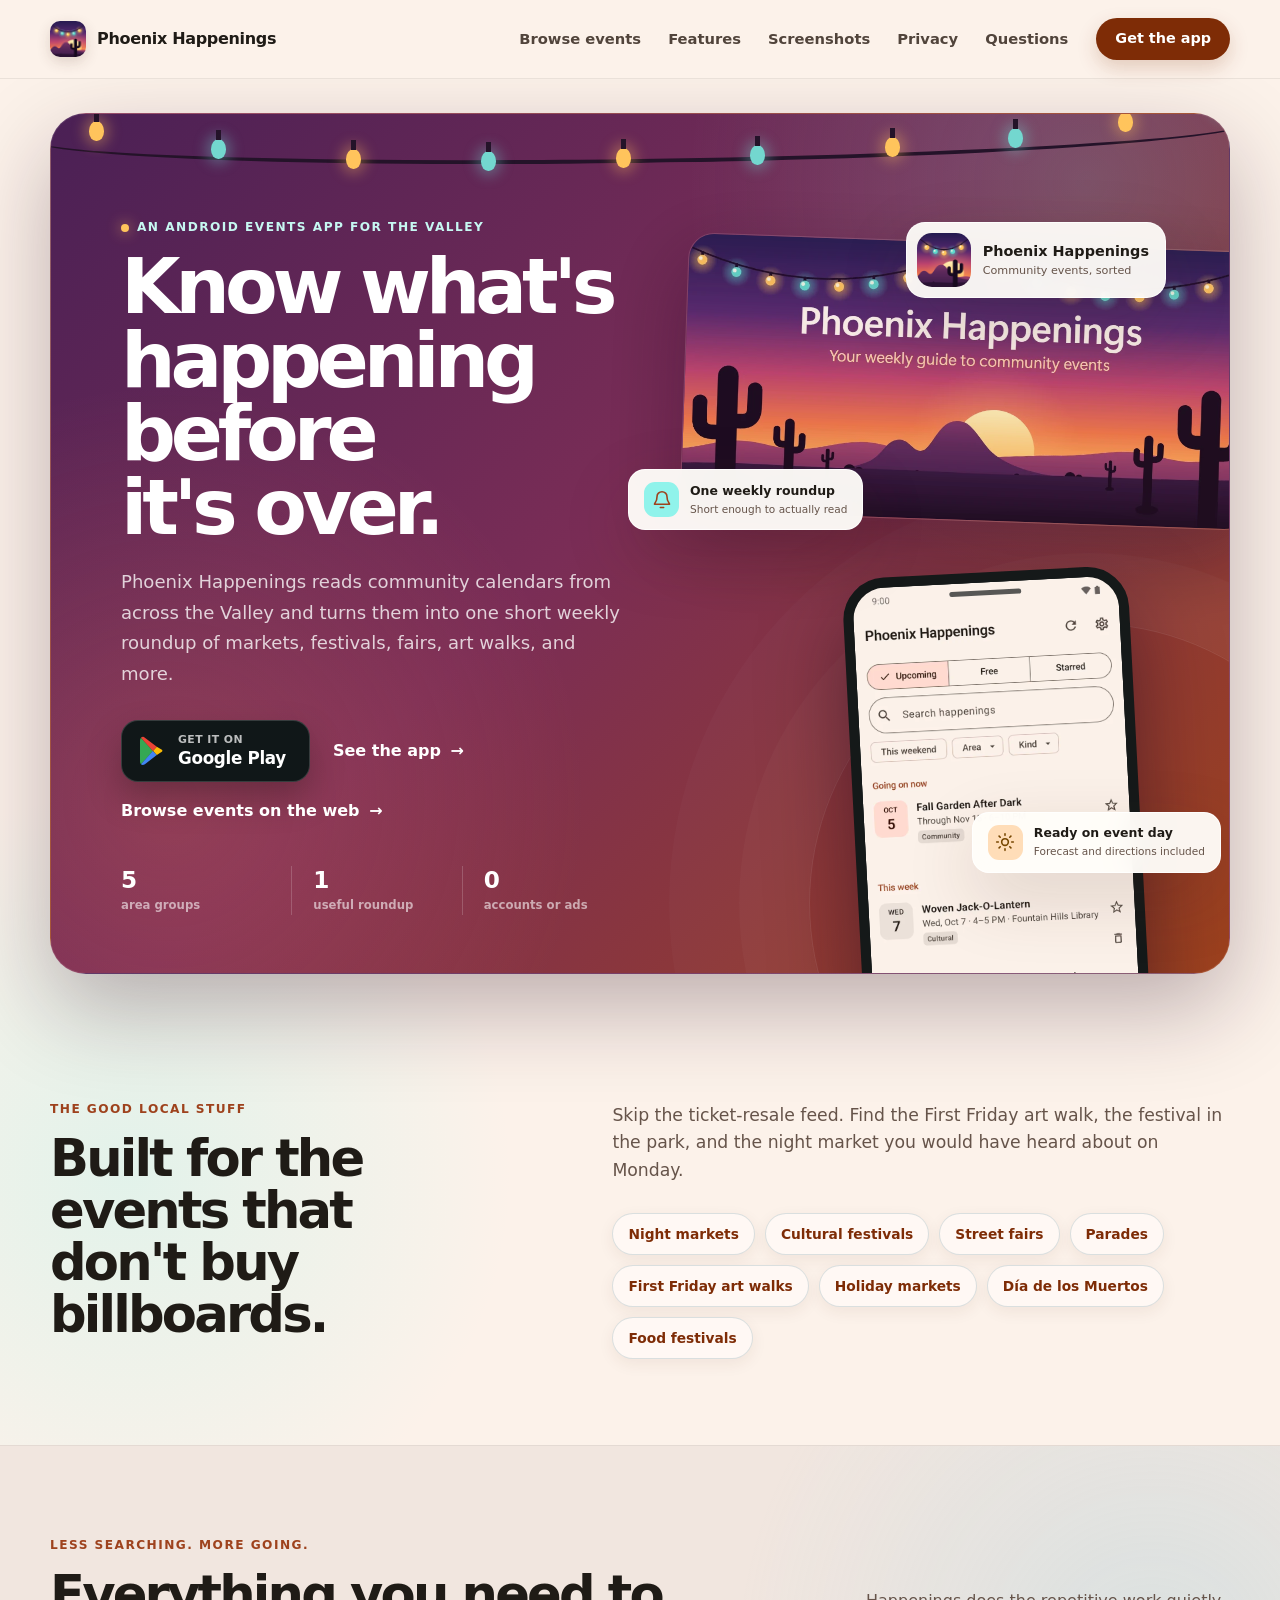
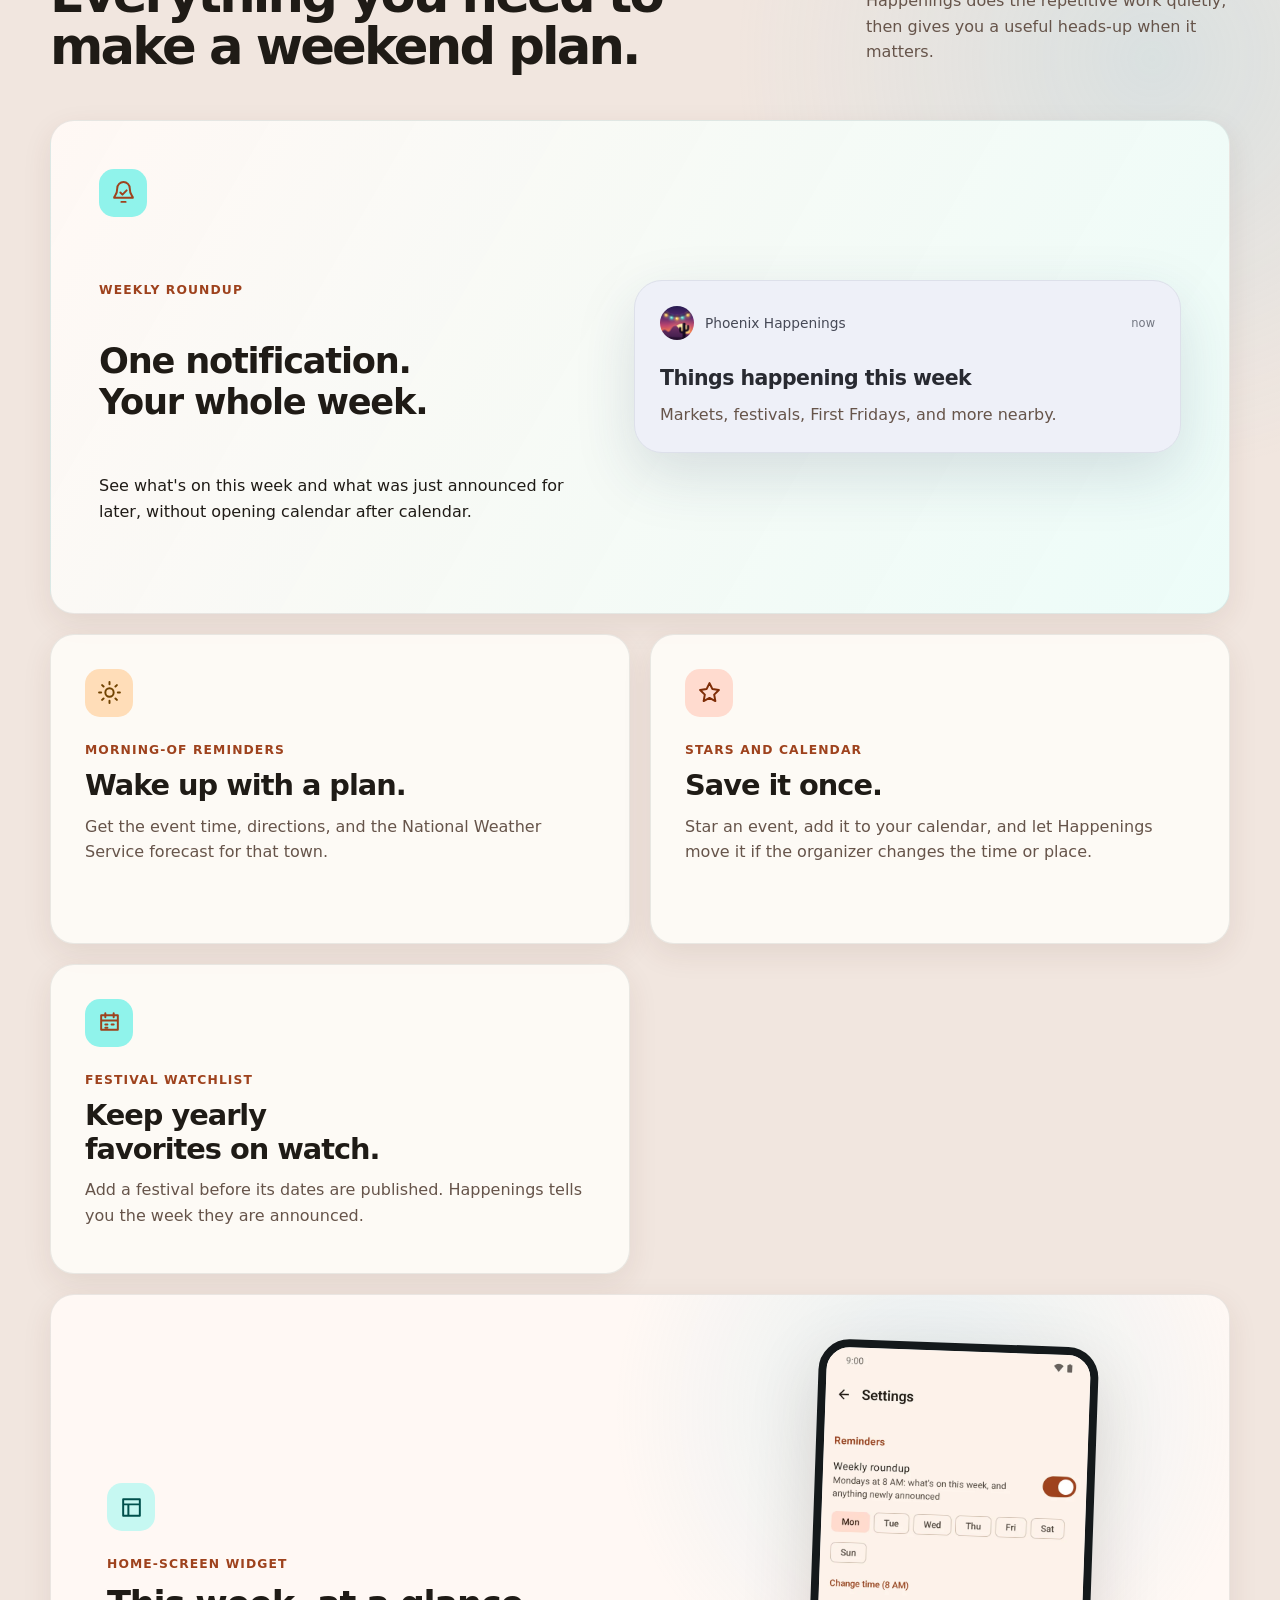
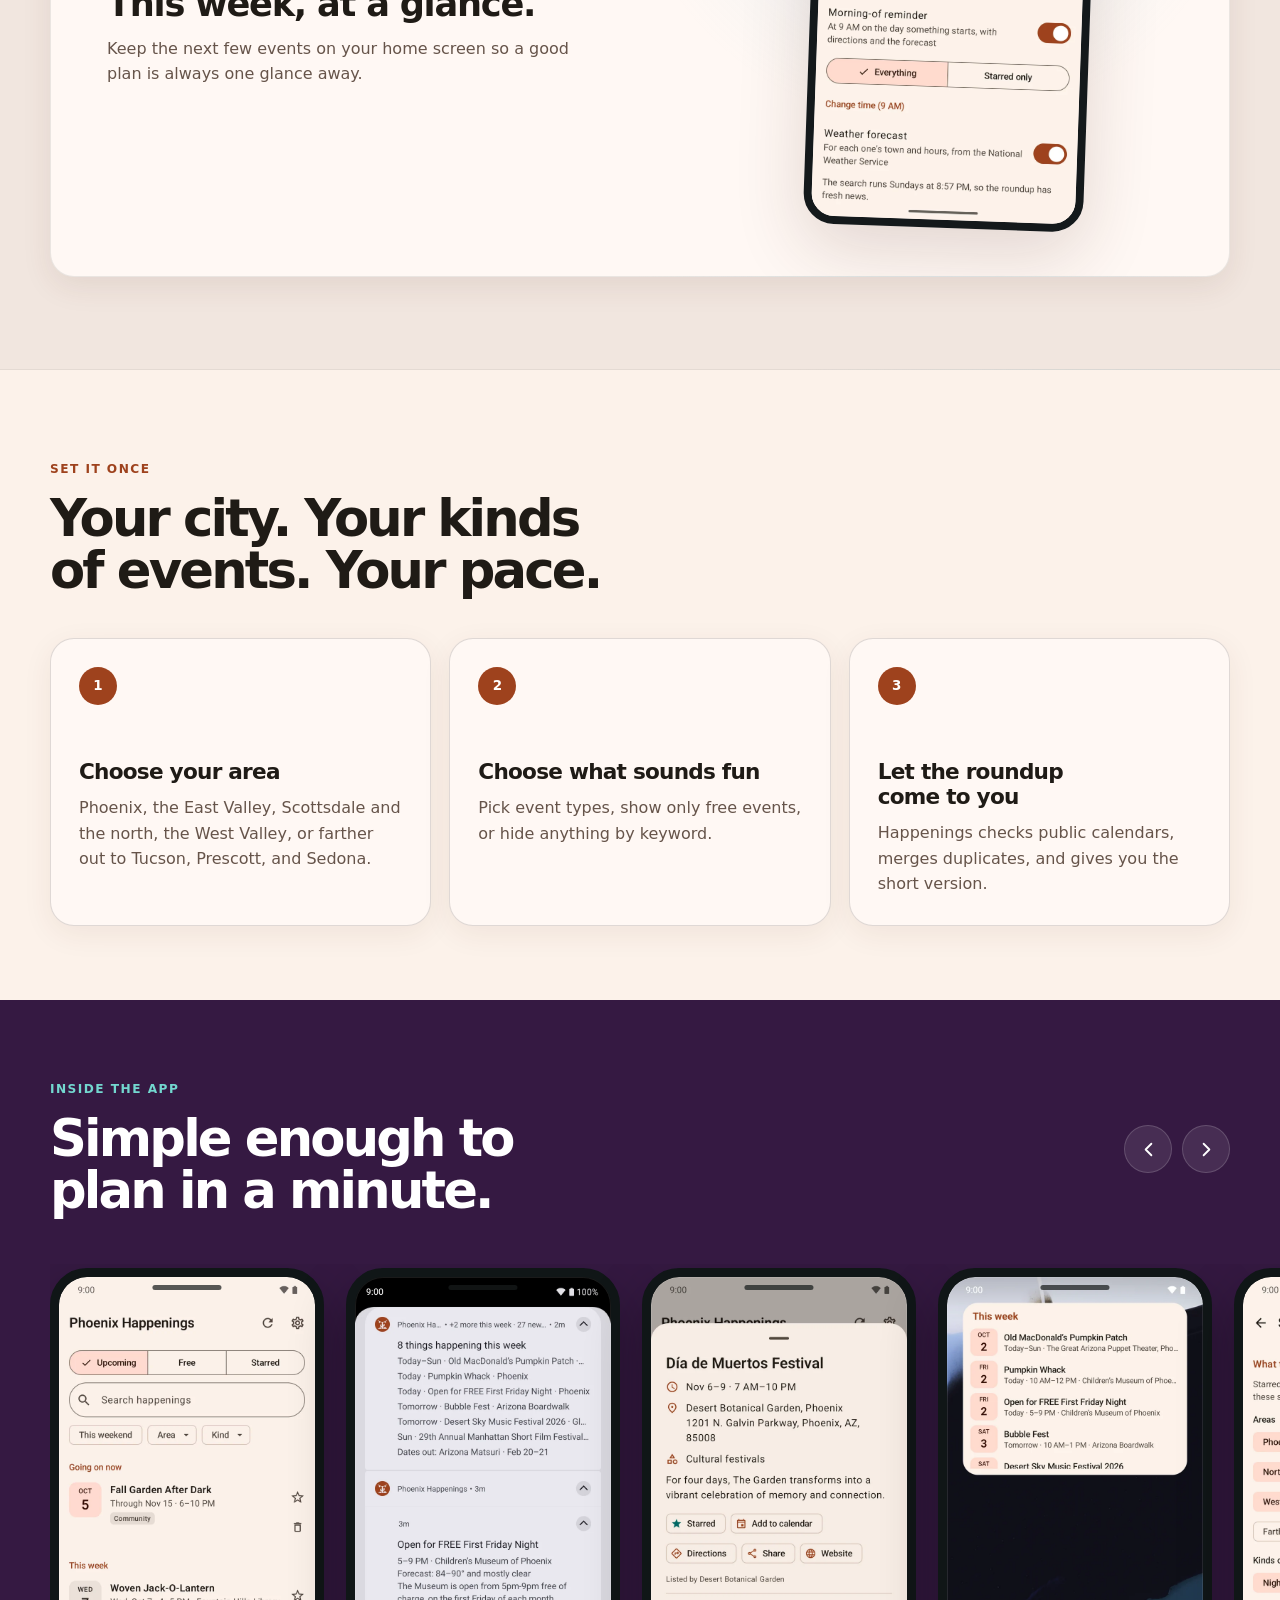
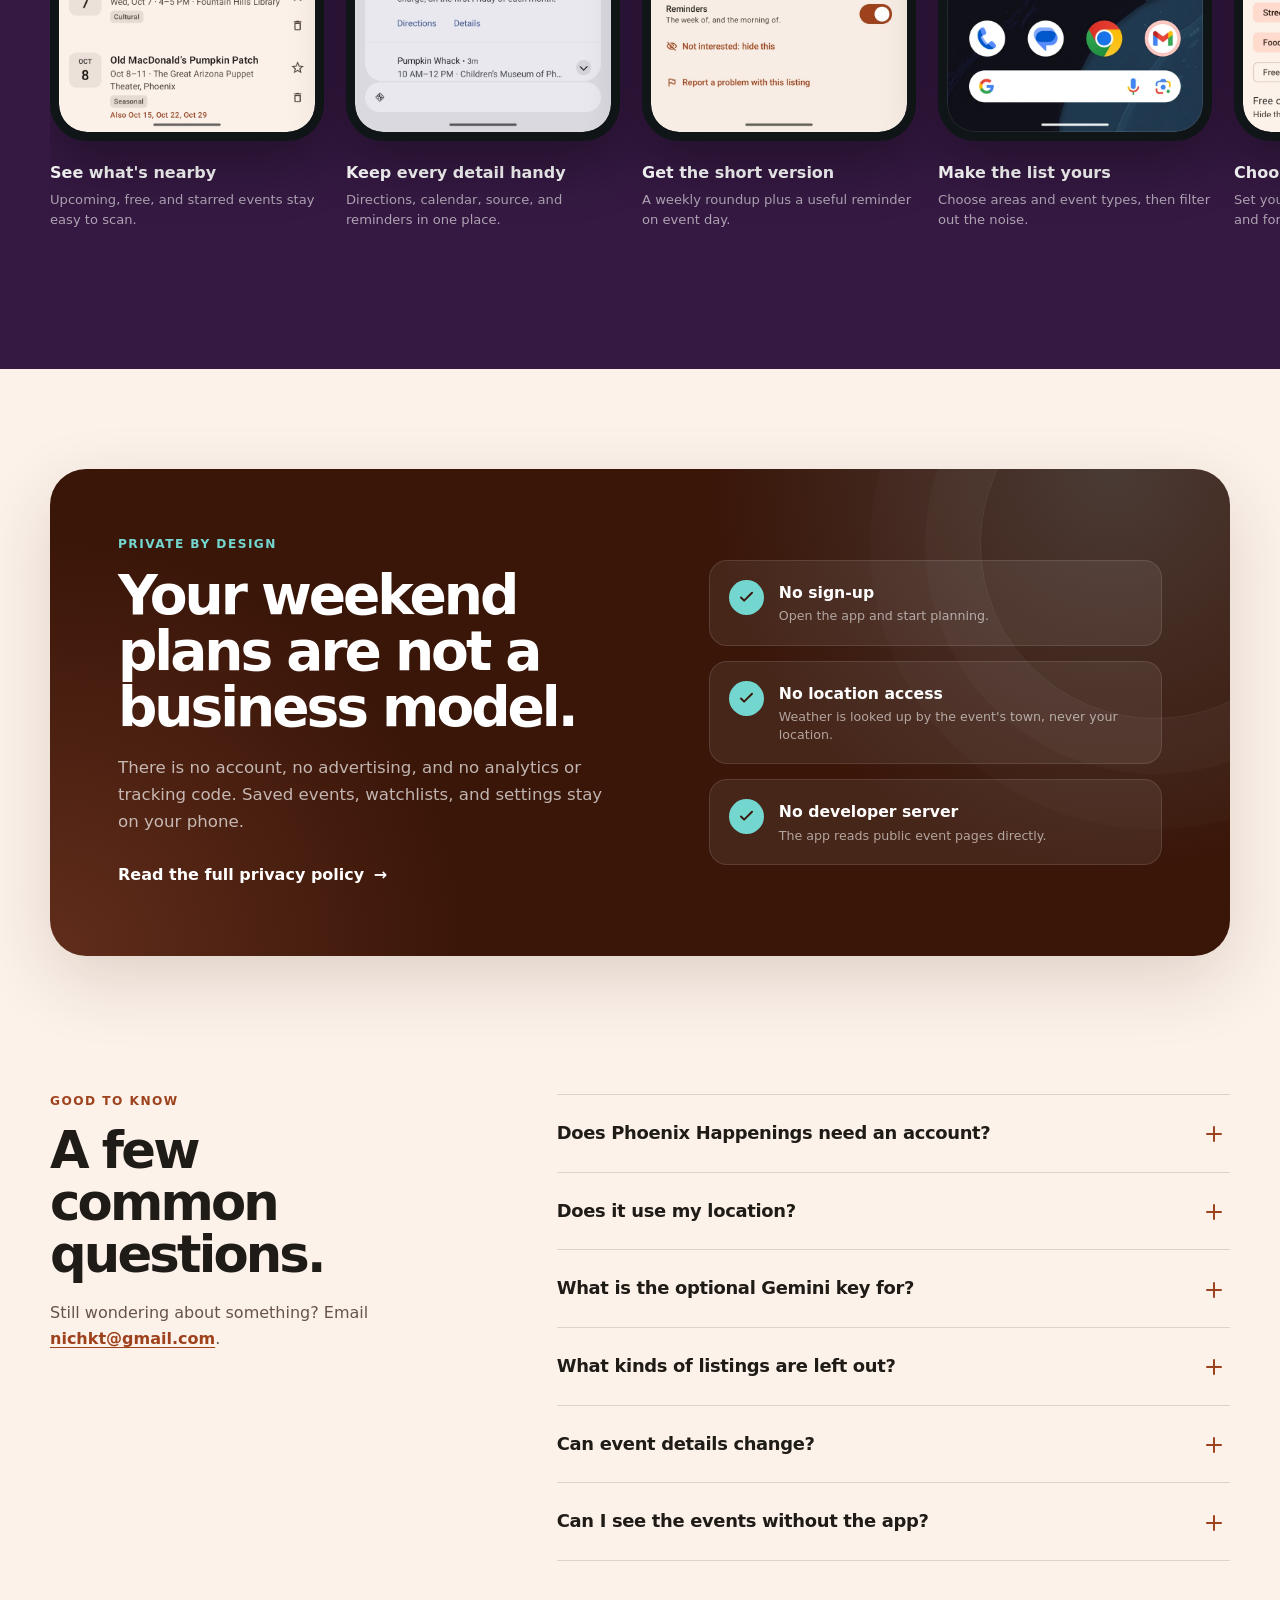
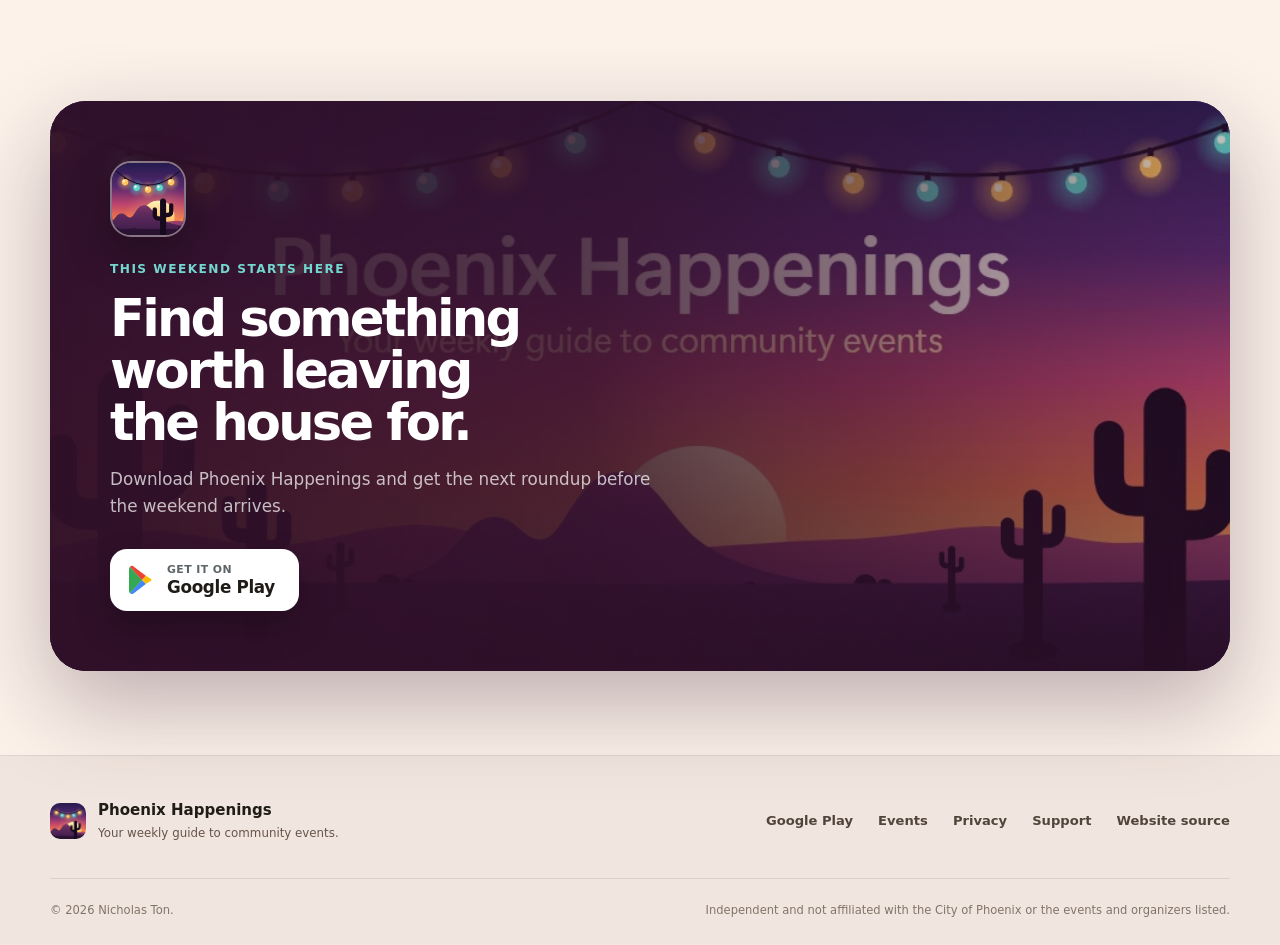
<file: index.html>
<!doctype html>
<html lang="en">
<head>
  <meta charset="utf-8">
  <meta name="viewport" content="width=device-width, initial-scale=1">
  <meta name="theme-color" content="#7e2c06">
  <meta name="color-scheme" content="light">
  <meta name="description" content="Phoenix Happenings finds night markets, festivals, street fairs, First Friday art walks, and other community events across the Valley before they pass you by.">
  <meta name="robots" content="index, follow">

  <title>Phoenix Happenings | Find local events before they happen</title>

  <link rel="canonical" href="https://nichkt.github.io/phoenix-happenings/">
  <link rel="icon" type="image/png" sizes="32x32" href="assets/icon-32.png">
  <link rel="apple-touch-icon" sizes="192x192" href="assets/icon-192.png">
  <link rel="manifest" href="site.webmanifest">
  <link rel="preload" as="image" href="assets/screenshots/1.webp" type="image/webp">
  <link rel="stylesheet" href="styles.css">

  <meta property="og:type" content="website">
  <meta property="og:site_name" content="Phoenix Happenings">
  <meta property="og:title" content="Phoenix Happenings | Your weekly guide to community events">
  <meta property="og:description" content="Night markets, festivals, street fairs, First Friday art walks, and more across the Valley - found before they happen.">
  <meta property="og:url" content="https://nichkt.github.io/phoenix-happenings/">
  <meta property="og:image" content="https://nichkt.github.io/phoenix-happenings/assets/feature-graphic.png">
  <meta property="og:image:width" content="1024">
  <meta property="og:image:height" content="500">
  <meta property="og:image:alt" content="Phoenix Happenings artwork with saguaros, festival lights, and a desert sunset">

  <meta name="twitter:card" content="summary_large_image">
  <meta name="twitter:title" content="Phoenix Happenings">
  <meta name="twitter:description" content="Your weekly guide to the community events around the Valley that are easy to miss.">
  <meta name="twitter:image" content="https://nichkt.github.io/phoenix-happenings/assets/feature-graphic.png">

  <script type="application/ld+json">
  {
    "@context": "https://schema.org",
    "@type": "MobileApplication",
    "name": "Phoenix Happenings",
    "operatingSystem": "Android",
    "applicationCategory": "LifestyleApplication",
    "description": "Phoenix Happenings finds night markets, cultural festivals, street fairs, First Friday art walks, and other community events across the Valley and sends one useful weekly roundup.",
    "downloadUrl": "https://play.google.com/store/apps/details?id=com.nicholaston.happenings.phoenix",
    "image": "https://nichkt.github.io/phoenix-happenings/assets/app-icon.png",
    "author": {
      "@type": "Person",
      "name": "Nicholas Ton"
    }
  }
  </script>
</head>
<body>
  <a class="skip-link" href="#main-content">Skip to content</a>

  <header class="site-header">
    <nav class="nav container" aria-label="Primary navigation">
      <a class="brand" href="#top" aria-label="Phoenix Happenings home">
        <img src="assets/icon-32.png" width="36" height="36" alt="">
        <span>Phoenix Happenings</span>
      </a>

      <div class="nav-links">
        <a href="events/">Browse events</a>
        <a href="#features">Features</a>
        <a href="#screenshots">Screenshots</a>
        <a href="#privacy">Privacy</a>
        <a href="#questions">Questions</a>
      </div>

      <a class="button button-small button-dark" href="https://play.google.com/store/apps/details?id=com.nicholaston.happenings.phoenix" target="_blank" rel="noopener noreferrer">
        Get the app
      </a>
    </nav>
  </header>

  <main id="main-content">
    <section class="hero" id="top">
      <div class="container">
        <div class="hero-panel">
          <div class="string-lights" aria-hidden="true">
            <span></span><span></span><span></span><span></span><span></span>
            <span></span><span></span><span></span><span></span><span></span>
          </div>

          <div class="hero-grid">
            <div class="hero-copy">
              <p class="eyebrow">An Android events app for the Valley</p>
              <h1>Know what's happening before it's over.</h1>
              <p class="hero-lede">
                Phoenix Happenings reads community calendars from across the Valley and turns them into one short weekly roundup of markets, festivals, fairs, art walks, and more.
              </p>

              <div class="hero-actions">
                <a class="store-button" href="https://play.google.com/store/apps/details?id=com.nicholaston.happenings.phoenix" target="_blank" rel="noopener noreferrer" aria-label="Download Phoenix Happenings on Google Play">
                  <svg viewBox="0 0 32 36" aria-hidden="true">
                    <path fill="#34a853" d="M1.2 1.7C.5 2.5 0 3.7 0 5.1v25.8c0 1.4.5 2.6 1.2 3.4l.1.1 14.5-16.2v-.4L1.3 1.6z"/>
                    <path fill="#fbbc04" d="m20.6 23-4.8-5.3v.4l4.8-5.4.1.1 5.7 3.2c1.6.9 1.6 2.4 0 3.3L20.7 23z"/>
                    <path fill="#4285f4" d="m20.7 23-4.9-5.1L1.2 34.3c1.1 1.1 2.8 1.2 4.8.1L20.7 23z"/>
                    <path fill="#ea4335" d="M20.7 12.8 6 1.6C4-.5 2.3.6 1.2 1.7l14.6 16.2 4.9-5.1z"/>
                  </svg>
                  <span>
                    <small>Get it on</small>
                    <strong>Google Play</strong>
                  </span>
                </a>
                <a class="hero-link" href="#screenshots">See the app <span aria-hidden="true">&rarr;</span></a>
                <a class="hero-link" href="events/">Browse events on the web <span aria-hidden="true">&rarr;</span></a>
              </div>

              <ul class="hero-proof" aria-label="App highlights">
                <li><strong>5</strong><span>area groups</span></li>
                <li><strong>1</strong><span>useful roundup</span></li>
                <li><strong>0</strong><span>accounts or ads</span></li>
              </ul>
            </div>

            <div class="hero-visual" aria-label="Phoenix Happenings app preview">
              <img class="hero-art" src="assets/feature-graphic.webp" width="1024" height="500" alt="" aria-hidden="true">

              <div class="app-badge">
                <img src="assets/app-icon.png" width="64" height="64" alt="">
                <span><strong>Phoenix Happenings</strong><small>Community events, sorted</small></span>
              </div>

              <div class="device device-hero">
                <div class="device-speaker" aria-hidden="true"></div>
                <img src="assets/screenshots/1.webp" width="720" height="1280" alt="Phoenix Happenings home screen listing upcoming community events" fetchpriority="high">
              </div>

              <div class="floating-note note-roundup">
                <span class="note-icon" aria-hidden="true">
                  <svg viewBox="0 0 24 24"><path d="M18 8a6 6 0 0 0-12 0c0 7-3 7-3 9h18c0-2-3-2-3-9M10 21h4"/></svg>
                </span>
                <span><strong>One weekly roundup</strong><small>Short enough to actually read</small></span>
              </div>

              <div class="floating-note note-weather">
                <span class="note-icon note-icon-amber" aria-hidden="true">
                  <svg viewBox="0 0 24 24"><circle cx="12" cy="12" r="4"/><path d="M12 2v2m0 16v2M4.9 4.9l1.4 1.4m11.4 11.4 1.4 1.4M2 12h2m16 0h2M4.9 19.1l1.4-1.4M17.7 6.3l1.4-1.4"/></svg>
                </span>
                <span><strong>Ready on event day</strong><small>Forecast and directions included</small></span>
              </div>
            </div>
          </div>
        </div>
      </div>
    </section>

    <section class="event-types section">
      <div class="container event-types-grid">
        <div>
          <p class="section-kicker">The good local stuff</p>
          <h2>Built for the events that don't buy billboards.</h2>
        </div>
        <div>
          <p class="section-intro">
            Skip the ticket-resale feed. Find the First Friday art walk, the festival in the park, and the night market you would have heard about on Monday.
          </p>
          <div class="chip-cloud" aria-label="Event types in Phoenix Happenings">
            <span>Night markets</span>
            <span>Cultural festivals</span>
            <span>Street fairs</span>
            <span>Parades</span>
            <span>First Friday art walks</span>
            <span>Holiday markets</span>
            <span>D&iacute;a de los Muertos</span>
            <span>Food festivals</span>
          </div>
        </div>
      </div>
    </section>

    <section class="features section" id="features">
      <div class="container">
        <div class="section-heading">
          <div>
            <p class="section-kicker">Less searching. More going.</p>
            <h2>Everything you need to make a weekend plan.</h2>
          </div>
          <p>
            Happenings does the repetitive work quietly, then gives you a useful heads-up when it matters.
          </p>
        </div>

        <div class="feature-grid">
          <article class="feature-card feature-card-large">
            <div class="feature-icon">
              <svg viewBox="0 0 24 24" aria-hidden="true"><path d="M18 8a6 6 0 0 0-12 0c0 7-3 7-3 9h18c0-2-3-2-3-9M10 21h4"/><path d="m9 12 2 2 4-4"/></svg>
            </div>
            <p class="feature-label">Weekly roundup</p>
            <h3>One notification. Your whole week.</h3>
            <p>
              See what's on this week and what was just announced for later, without opening calendar after calendar.
            </p>
            <div class="mini-notification" aria-hidden="true">
              <div class="mini-notification-top">
                <img src="assets/icon-32.png" width="34" height="34" alt="">
                <span>Phoenix Happenings</span>
                <small>now</small>
              </div>
              <strong>Things happening this week</strong>
              <p>Markets, festivals, First Fridays, and more nearby.</p>
            </div>
          </article>

          <article class="feature-card">
            <div class="feature-icon feature-icon-amber">
              <svg viewBox="0 0 24 24" aria-hidden="true"><circle cx="12" cy="12" r="4"/><path d="M12 2v2m0 16v2M4.9 4.9l1.4 1.4m11.4 11.4 1.4 1.4M2 12h2m16 0h2M4.9 19.1l1.4-1.4M17.7 6.3l1.4-1.4"/></svg>
            </div>
            <p class="feature-label">Morning-of reminders</p>
            <h3>Wake up with a plan.</h3>
            <p>Get the event time, directions, and the National Weather Service forecast for that town.</p>
          </article>

          <article class="feature-card">
            <div class="feature-icon feature-icon-coral">
              <svg viewBox="0 0 24 24" aria-hidden="true"><path d="m12 3 2.8 5.7 6.2.9-4.5 4.4 1.1 6.2-5.6-3-5.6 3 1.1-6.2L3 9.6l6.2-.9z"/></svg>
            </div>
            <p class="feature-label">Stars and calendar</p>
            <h3>Save it once.</h3>
            <p>Star an event, add it to your calendar, and let Happenings move it if the organizer changes the time or place.</p>
          </article>

          <article class="feature-card">
            <div class="feature-icon">
              <svg viewBox="0 0 24 24" aria-hidden="true"><path d="M4 5h16v14H4zM8 3v4m8-4v4M4 10h16"/><path d="M8 14h2m4 0h2m-8 3h2"/></svg>
            </div>
            <p class="feature-label">Festival watchlist</p>
            <h3>Keep yearly favorites on watch.</h3>
            <p>Add a festival before its dates are published. Happenings tells you the week they are announced.</p>
          </article>

          <article class="feature-card feature-card-widget">
            <div>
              <div class="feature-icon feature-icon-sky">
                <svg viewBox="0 0 24 24" aria-hidden="true"><path d="M4 4h16v16H4zM4 9h16M9 9v11"/></svg>
              </div>
              <p class="feature-label">Home-screen widget</p>
              <h3>This week, at a glance.</h3>
              <p>Keep the next few events on your home screen so a good plan is always one glance away.</p>
            </div>
            <img src="assets/screenshots/6.webp" width="720" height="1280" alt="Phoenix Happenings home-screen widget showing this week's events" loading="lazy">
          </article>
        </div>
      </div>
    </section>

    <section class="how-it-works section">
      <div class="container">
        <div class="section-heading compact-heading">
          <div>
            <p class="section-kicker">Set it once</p>
            <h2>Your city. Your kinds of events. Your pace.</h2>
          </div>
        </div>

        <ol class="steps">
          <li>
            <span class="step-number">1</span>
            <div>
              <h3>Choose your area</h3>
              <p>Phoenix, the East Valley, Scottsdale and the north, the West Valley, or farther out to Tucson, Prescott, and Sedona.</p>
            </div>
          </li>
          <li>
            <span class="step-number">2</span>
            <div>
              <h3>Choose what sounds fun</h3>
              <p>Pick event types, show only free events, or hide anything by keyword.</p>
            </div>
          </li>
          <li>
            <span class="step-number">3</span>
            <div>
              <h3>Let the roundup come to you</h3>
              <p>Happenings checks public calendars, merges duplicates, and gives you the short version.</p>
            </div>
          </li>
        </ol>
      </div>
    </section>

    <section class="screenshots section" id="screenshots">
      <div class="container">
        <div class="section-heading screenshots-heading">
          <div>
            <p class="section-kicker">Inside the app</p>
            <h2>Simple enough to plan in a minute.</h2>
          </div>
          <div class="gallery-controls" aria-label="Screenshot gallery controls">
            <button type="button" data-gallery-button="previous" aria-label="Show previous screenshots">
              <svg viewBox="0 0 24 24" aria-hidden="true"><path d="m15 18-6-6 6-6"/></svg>
            </button>
            <button type="button" data-gallery-button="next" aria-label="Show next screenshots">
              <svg viewBox="0 0 24 24" aria-hidden="true"><path d="m9 18 6-6-6-6"/></svg>
            </button>
          </div>
        </div>

        <div class="gallery" data-gallery>
          <figure class="screenshot-card">
            <div class="device">
              <div class="device-speaker" aria-hidden="true"></div>
              <img src="assets/screenshots/1.webp" width="720" height="1280" alt="Upcoming events grouped by what is happening now and this week" loading="lazy">
            </div>
            <figcaption><strong>See what's nearby</strong><span>Upcoming, free, and starred events stay easy to scan.</span></figcaption>
          </figure>

          <figure class="screenshot-card">
            <div class="device">
              <div class="device-speaker" aria-hidden="true"></div>
              <img src="assets/screenshots/2.webp" width="720" height="1280" alt="Event details with time, address, category, reminders, and action buttons" loading="lazy">
            </div>
            <figcaption><strong>Keep every detail handy</strong><span>Directions, calendar, source, and reminders in one place.</span></figcaption>
          </figure>

          <figure class="screenshot-card">
            <div class="device">
              <div class="device-speaker" aria-hidden="true"></div>
              <img src="assets/screenshots/3.webp" width="720" height="1280" alt="Weekly roundup notification and morning event reminder" loading="lazy">
            </div>
            <figcaption><strong>Get the short version</strong><span>A weekly roundup plus a useful reminder on event day.</span></figcaption>
          </figure>

          <figure class="screenshot-card">
            <div class="device">
              <div class="device-speaker" aria-hidden="true"></div>
              <img src="assets/screenshots/4.webp" width="720" height="1280" alt="Settings for areas, event types, free events, and keyword filters" loading="lazy">
            </div>
            <figcaption><strong>Make the list yours</strong><span>Choose areas and event types, then filter out the noise.</span></figcaption>
          </figure>

          <figure class="screenshot-card">
            <div class="device">
              <div class="device-speaker" aria-hidden="true"></div>
              <img src="assets/screenshots/5.webp" width="720" height="1280" alt="Reminder settings for weekly roundups, event-day alerts, and weather" loading="lazy">
            </div>
            <figcaption><strong>Choose when to hear about it</strong><span>Set your roundup day, reminder time, and forecast preference.</span></figcaption>
          </figure>

          <figure class="screenshot-card">
            <div class="device">
              <div class="device-speaker" aria-hidden="true"></div>
              <img src="assets/screenshots/6.webp" width="720" height="1280" alt="Phoenix Happenings widget on an Android home screen" loading="lazy">
            </div>
            <figcaption><strong>Keep this week visible</strong><span>The home-screen widget puts the next events within reach.</span></figcaption>
          </figure>
        </div>
      </div>
    </section>

    <section class="privacy section" id="privacy">
      <div class="container">
        <div class="privacy-panel">
          <div class="privacy-copy">
            <p class="section-kicker section-kicker-light">Private by design</p>
            <h2>Your weekend plans are not a business model.</h2>
            <p>
              There is no account, no advertising, and no analytics or tracking code. Saved events, watchlists, and settings stay on your phone.
            </p>
            <a class="text-link-light" href="https://nichkt.github.io/seattle-happenings-privacy/phoenix/" target="_blank" rel="noopener noreferrer">
              Read the full privacy policy <span aria-hidden="true">&rarr;</span>
            </a>
          </div>

          <ul class="privacy-list">
            <li>
              <span class="privacy-check" aria-hidden="true">
                <svg viewBox="0 0 24 24"><path d="m5 12 4 4 10-10"/></svg>
              </span>
              <div><strong>No sign-up</strong><span>Open the app and start planning.</span></div>
            </li>
            <li>
              <span class="privacy-check" aria-hidden="true">
                <svg viewBox="0 0 24 24"><path d="m5 12 4 4 10-10"/></svg>
              </span>
              <div><strong>No location access</strong><span>Weather is looked up by the event's town, never your location.</span></div>
            </li>
            <li>
              <span class="privacy-check" aria-hidden="true">
                <svg viewBox="0 0 24 24"><path d="m5 12 4 4 10-10"/></svg>
              </span>
              <div><strong>No developer server</strong><span>The app reads public event pages directly.</span></div>
            </li>
          </ul>
        </div>
      </div>
    </section>

    <section class="questions section" id="questions">
      <div class="container questions-grid">
        <div class="questions-intro">
          <p class="section-kicker">Good to know</p>
          <h2>A few common questions.</h2>
          <p>Still wondering about something? Email <a href="mailto:nichkt@gmail.com">nichkt@gmail.com</a>.</p>
        </div>

        <div class="faq-list">
          <details>
            <summary>Does Phoenix Happenings need an account?</summary>
            <p>No. There is no sign-in or profile. Your saved events, watchlist, and settings stay on your phone.</p>
          </details>
          <details>
            <summary>Does it use my location?</summary>
            <p>No. The app does not ask for location access. Distance starts from a town you choose, and weather is requested for each event's town.</p>
          </details>
          <details>
            <summary>What is the optional Gemini key for?</summary>
            <p>The app works fully without it. If you add your own Gemini API key, Happenings can also read festival pages and local news and sort events more carefully. The app explains exactly what is sent before you add a key.</p>
          </details>
          <details>
            <summary>What kinds of listings are left out?</summary>
            <p>Concerts, sports, and ticket-resale listings are left out on purpose. The focus is community events such as markets, festivals, fairs, parades, First Friday art walks, and food festivals.</p>
          </details>
          <details>
            <summary>Can event details change?</summary>
            <p>Yes. Dates, times, and locations can change, so always check with the organizer. When Happenings sees an update, it can also move an event it added to your calendar.</p>
          </details>
          <details>
            <summary>Can I see the events without the app?</summary>
            <p>Yes. <a href="events/">Browse upcoming events on the web</a>, gathered from the same calendars every morning, and add any of them to Google, Apple, Outlook, or another calendar. It works on iPhone too. The weekly roundup and reminders are in the app.</p>
          </details>
        </div>
      </div>
    </section>

    <section class="final-cta section">
      <div class="container">
        <div class="final-cta-panel">
          <img src="assets/feature-graphic.webp" width="1024" height="500" alt="" aria-hidden="true" loading="lazy">
          <div class="final-cta-overlay"></div>
          <div class="final-cta-content">
            <img src="assets/app-icon.png" width="86" height="86" alt="">
            <p class="section-kicker section-kicker-light">This weekend starts here</p>
            <h2>Find something worth leaving the house for.</h2>
            <p>Download Phoenix Happenings and get the next roundup before the weekend arrives.</p>
            <a class="store-button store-button-light" href="https://play.google.com/store/apps/details?id=com.nicholaston.happenings.phoenix" target="_blank" rel="noopener noreferrer" aria-label="Download Phoenix Happenings on Google Play">
              <svg viewBox="0 0 32 36" aria-hidden="true">
                <path fill="#34a853" d="M1.2 1.7C.5 2.5 0 3.7 0 5.1v25.8c0 1.4.5 2.6 1.2 3.4l.1.1 14.5-16.2v-.4L1.3 1.6z"/>
                <path fill="#fbbc04" d="m20.6 23-4.8-5.3v.4l4.8-5.4.1.1 5.7 3.2c1.6.9 1.6 2.4 0 3.3L20.7 23z"/>
                <path fill="#4285f4" d="m20.7 23-4.9-5.1L1.2 34.3c1.1 1.1 2.8 1.2 4.8.1L20.7 23z"/>
                <path fill="#ea4335" d="M20.7 12.8 6 1.6C4-.5 2.3.6 1.2 1.7l14.6 16.2 4.9-5.1z"/>
              </svg>
              <span><small>Get it on</small><strong>Google Play</strong></span>
            </a>
          </div>
        </div>
      </div>
    </section>
  </main>

  <footer class="site-footer">
    <div class="container footer-grid">
      <div class="footer-brand">
        <img src="assets/icon-32.png" width="36" height="36" alt="">
        <div><strong>Phoenix Happenings</strong><span>Your weekly guide to community events.</span></div>
      </div>
      <div class="footer-links">
        <a href="https://play.google.com/store/apps/details?id=com.nicholaston.happenings.phoenix" target="_blank" rel="noopener noreferrer">Google Play</a>
        <a href="events/">Events</a>
        <a href="https://nichkt.github.io/seattle-happenings-privacy/phoenix/" target="_blank" rel="noopener noreferrer">Privacy</a>
        <a href="mailto:nichkt@gmail.com">Support</a>
        <a href="https://github.com/Nichkt/phoenix-happenings" target="_blank" rel="noopener noreferrer">Website source</a>
      </div>
    </div>
    <div class="container footer-bottom">
      <p>&copy; <span data-current-year>2026</span> Nicholas Ton.</p>
      <p>Independent and not affiliated with the City of Phoenix or the events and organizers listed.</p>
    </div>
  </footer>

  <script src="script.js"></script>
</body>
</html>
</file>
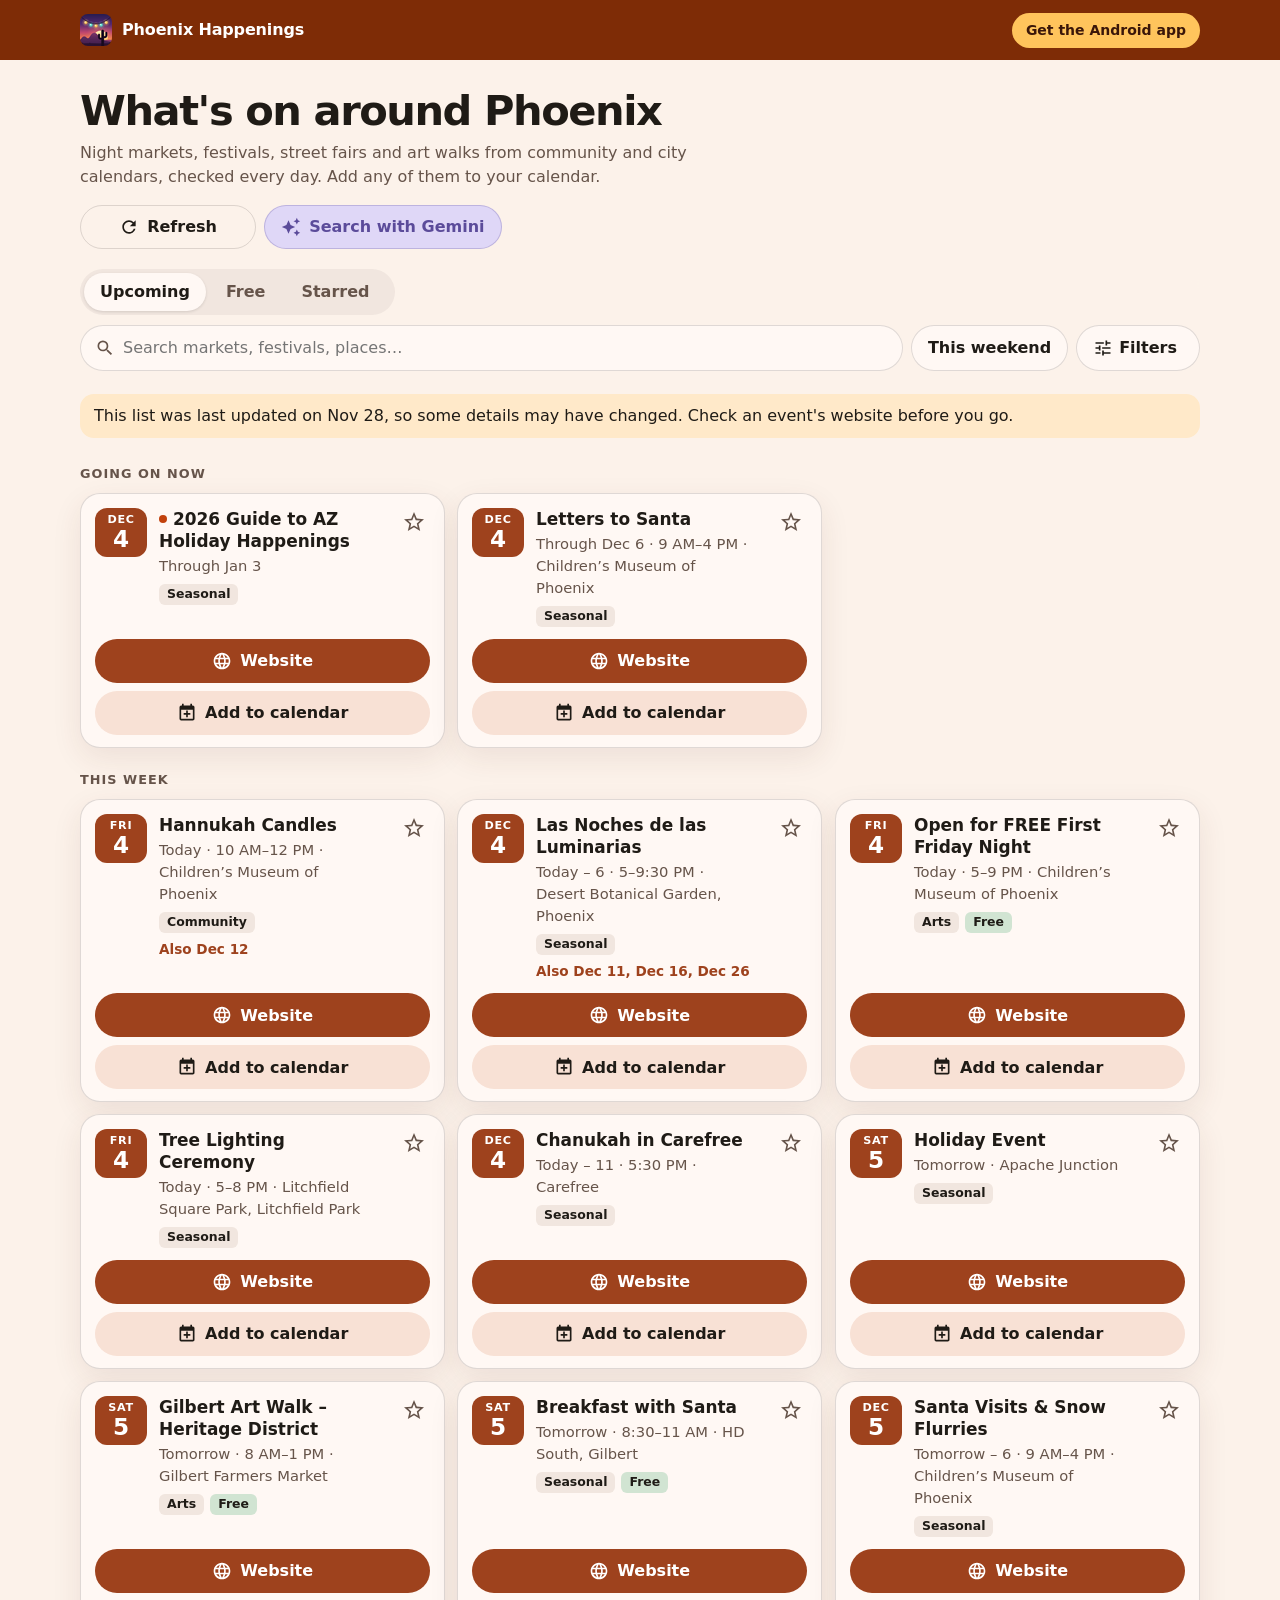
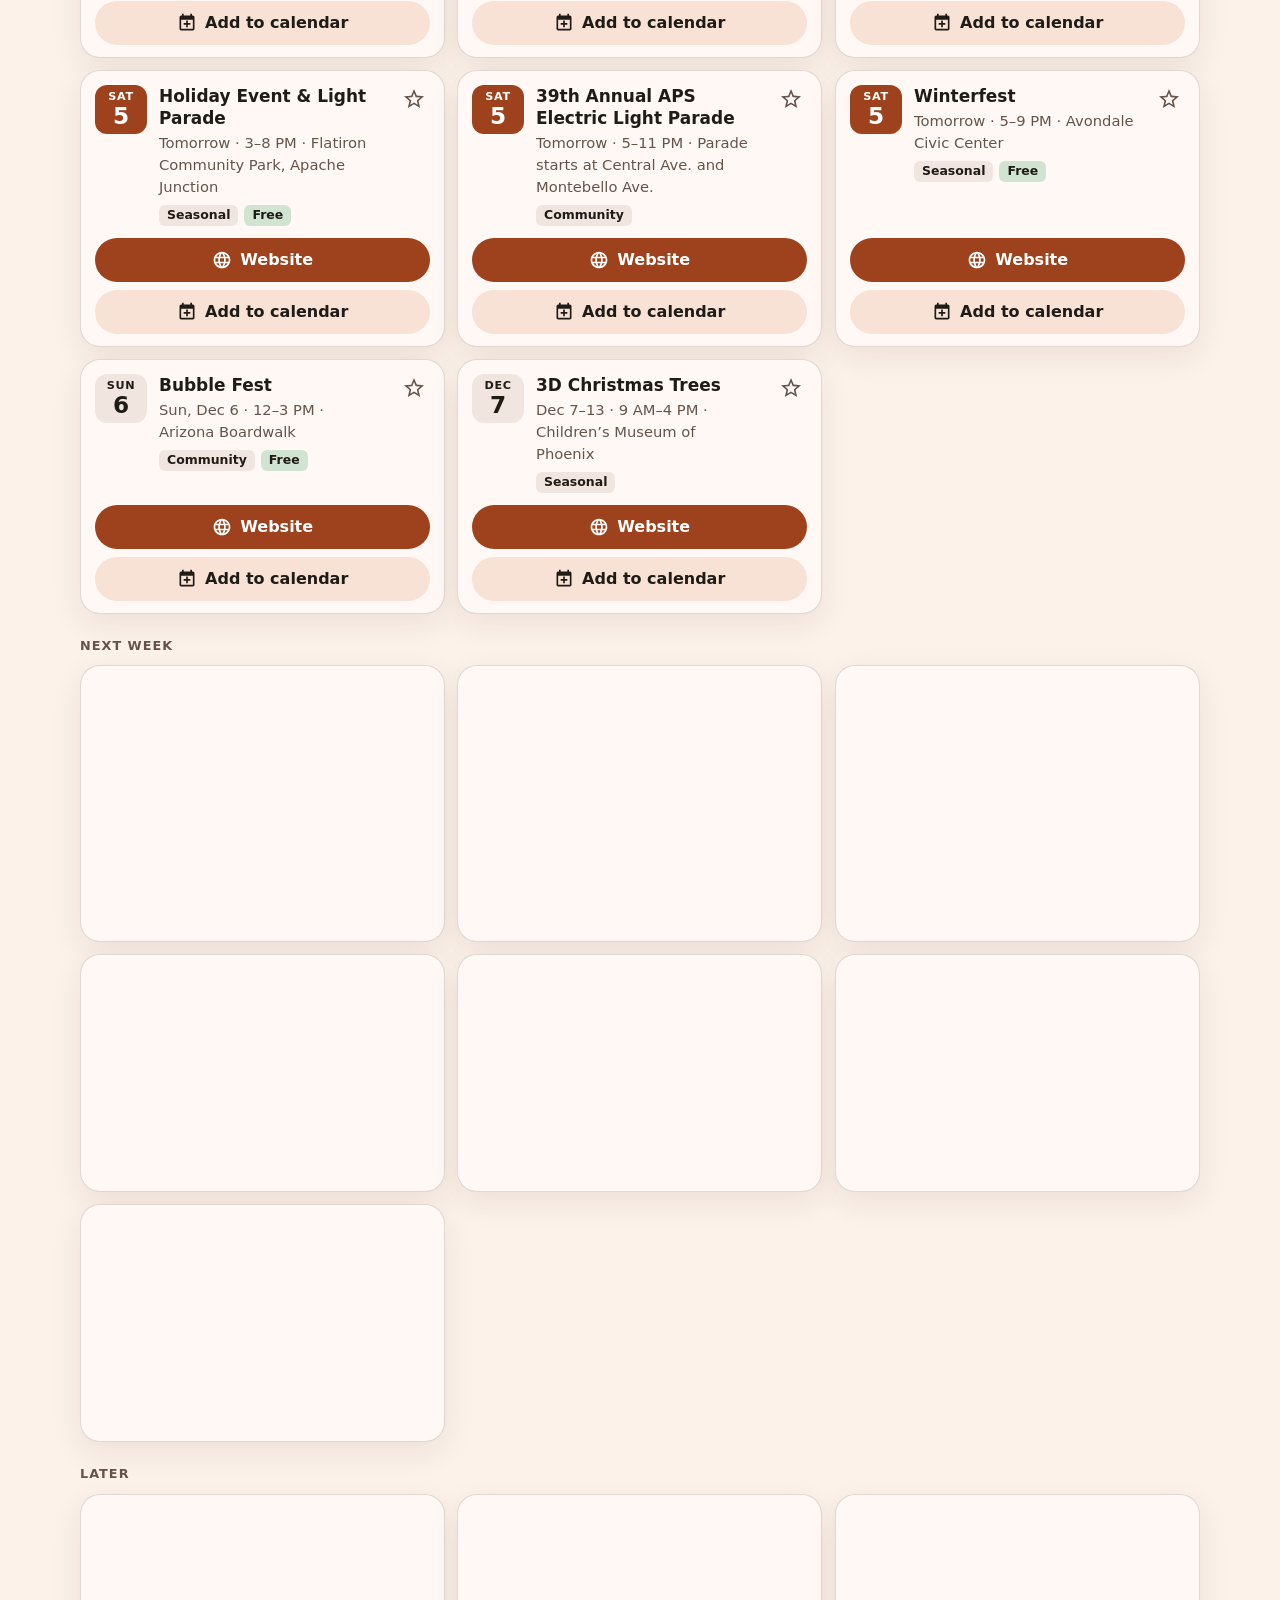
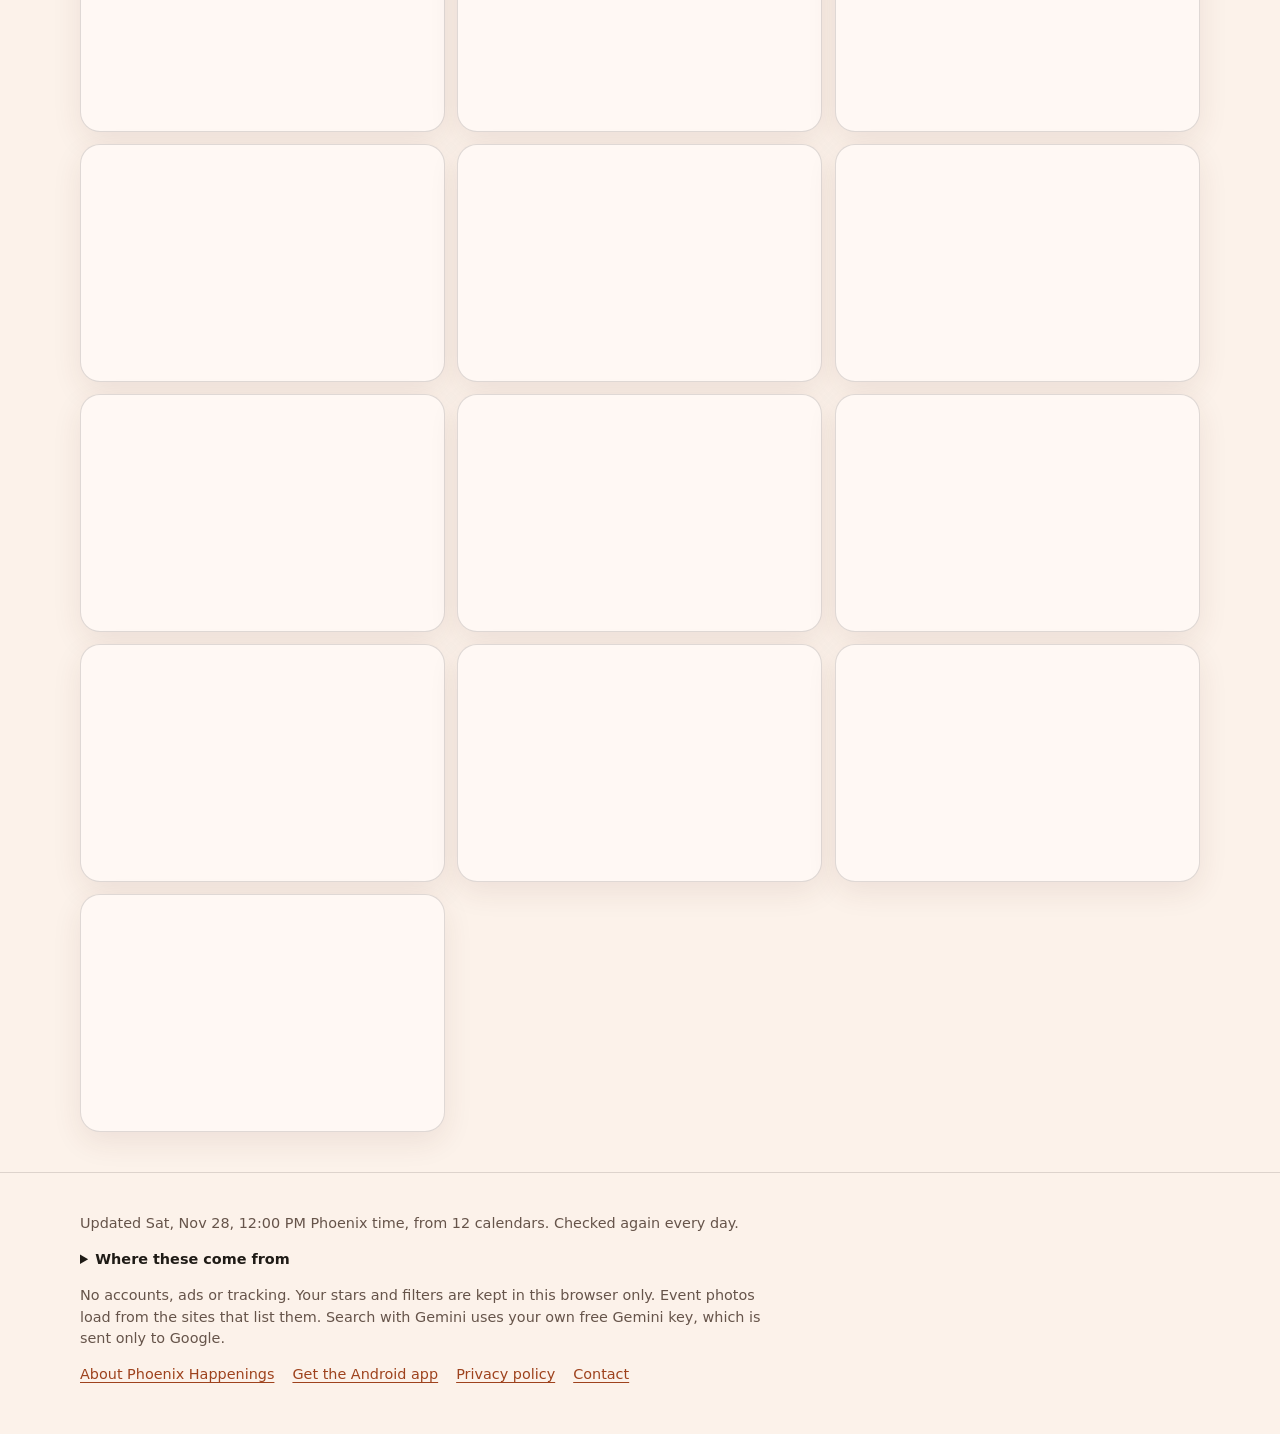
<file: events/index.html>
<!doctype html>
<html lang="en">
<head>
  <meta charset="utf-8">
  <meta name="viewport" content="width=device-width, initial-scale=1, viewport-fit=cover">
  <meta http-equiv="Content-Security-Policy" content="default-src 'none'; script-src 'self'; style-src 'self'; img-src 'self' https:; connect-src 'self' https://generativelanguage.googleapis.com https://www.phoenixmag.com https://secretphoenix.co; base-uri 'none'; form-action 'none'">
  <meta name="theme-color" content="#7e2c06">
  <meta name="color-scheme" content="light dark">
  <meta name="description" content="Night markets, festivals, street fairs, First Friday art walks and other community events across the Valley, from community and city calendars. Updated every day; add any of them to your calendar.">
  <meta name="robots" content="index, follow">

  <title>What's on around Phoenix | Phoenix Happenings</title>

  <link rel="canonical" href="https://nichkt.github.io/phoenix-happenings/events/">
  <link rel="icon" type="image/png" sizes="32x32" href="../assets/icon-32.png">
  <link rel="apple-touch-icon" sizes="192x192" href="../assets/icon-192.png">
  <link rel="stylesheet" href="app.css?v=87fa085d4c">
  <link rel="stylesheet" href="theme.css?v=87fa085d4c">
  <script src="app.js?v=87fa085d4c" defer></script>

  <meta property="og:type" content="website">
  <meta property="og:site_name" content="Phoenix Happenings">
  <meta property="og:title" content="What's on around Phoenix | Phoenix Happenings">
  <meta property="og:description" content="Night markets, festivals, street fairs, First Friday art walks and other community events across the Valley, from community and city calendars. Updated every day; add any of them to your calendar.">
  <meta property="og:url" content="https://nichkt.github.io/phoenix-happenings/events/">
  <meta property="og:image" content="https://nichkt.github.io/phoenix-happenings/assets/feature-graphic.png">
  <meta property="og:image:width" content="1024">
  <meta property="og:image:height" content="500">
  <meta property="og:image:alt" content="Phoenix Happenings artwork with saguaros, festival lights, and a desert sunset">
  <meta name="twitter:card" content="summary_large_image">
</head>
<body data-email="nichkt@gmail.com" data-uid-host="nichkt.github.io">
  <svg class="sprite" aria-hidden="true" focusable="false">
    <symbol id="i-search" viewBox="0 0 24 24"><path d="M15.5 14h-.79l-.28-.27A6.47 6.47 0 0 0 16 9.5 6.5 6.5 0 1 0 9.5 16c1.61 0 3.09-.59 4.23-1.57l.27.28v.79l5 4.99L20.49 19l-4.99-5zm-6 0C7.01 14 5 11.99 5 9.5S7.01 5 9.5 5 14 7.01 14 9.5 11.99 14 9.5 14z"/></symbol>
    <symbol id="i-star" viewBox="0 0 24 24"><path d="M12 17.27 18.18 21l-1.64-7.03L22 9.24l-7.19-.61L12 2 9.19 8.63 2 9.24l5.46 4.73L5.82 21z"/></symbol>
    <symbol id="i-star-outline" viewBox="0 0 24 24"><path d="m22 9.24-7.19-.62L12 2 9.19 8.63 2 9.24l5.46 4.73L5.82 21 12 17.27 18.18 21l-1.63-7.03L22 9.24zM12 15.4l-3.76 2.27 1-4.28-3.32-2.88 4.38-.38L12 6.1l1.71 4.04 4.38.38-3.32 2.88 1 4.28L12 15.4z"/></symbol>
    <symbol id="i-calendar-add" viewBox="0 0 24 24"><path d="M19 3h-1V1h-2v2H8V1H6v2H5a2 2 0 0 0-1.99 2L3 19a2 2 0 0 0 2 2h14c1.1 0 2-.9 2-2V5c0-1.1-.9-2-2-2zm0 16H5V8h14v11zm-8-2h2v-3h3v-2h-3V9h-2v3H8v2h3v3z"/></symbol>
    <symbol id="i-calendar" viewBox="0 0 24 24"><path d="M17 12h-5v5h5v-5zM16 1v2H8V1H6v2H5a2 2 0 0 0-1.99 2L3 19a2 2 0 0 0 2 2h14c1.1 0 2-.9 2-2V5c0-1.1-.9-2-2-2h-1V1h-2zm3 18H5V8h14v11z"/></symbol>
    <symbol id="i-web" viewBox="0 0 24 24"><path d="M11.99 2C6.47 2 2 6.48 2 12s4.47 10 9.99 10C17.52 22 22 17.52 22 12S17.52 2 11.99 2zm6.93 6h-2.95a15.65 15.65 0 0 0-1.38-3.56A8.03 8.03 0 0 1 18.92 8zM12 4.04c.83 1.2 1.48 2.53 1.91 3.96h-3.82c.43-1.43 1.08-2.76 1.91-3.96zM4.26 14C4.1 13.36 4 12.69 4 12s.1-1.36.26-2h3.38c-.08.66-.14 1.32-.14 2s.06 1.34.14 2H4.26zm.82 2h2.95c.32 1.25.78 2.45 1.38 3.56A7.99 7.99 0 0 1 5.08 16zm2.95-8H5.08a7.99 7.99 0 0 1 4.33-3.56A15.65 15.65 0 0 0 8.03 8zM12 19.96c-.83-1.2-1.48-2.53-1.91-3.96h3.82c-.43 1.43-1.08 2.76-1.91 3.96zM14.34 14H9.66c-.09-.66-.16-1.32-.16-2s.07-1.35.16-2h4.68c.09.65.16 1.32.16 2s-.07 1.34-.16 2zm.25 5.56c.6-1.11 1.06-2.31 1.38-3.56h2.95a8.03 8.03 0 0 1-4.33 3.56zM16.36 14c.08-.66.14-1.32.14-2s-.06-1.34-.14-2h3.38c.16.64.26 1.31.26 2s-.1 1.36-.26 2h-3.38z"/></symbol>
    <symbol id="i-place" viewBox="0 0 24 24"><path d="M12 2C8.13 2 5 5.13 5 9c0 5.25 7 13 7 13s7-7.75 7-13c0-3.87-3.13-7-7-7zm0 9.5a2.5 2.5 0 0 1 0-5 2.5 2.5 0 0 1 0 5z"/></symbol>
    <symbol id="i-time" viewBox="0 0 24 24"><path d="M11.99 2C6.47 2 2 6.48 2 12s4.47 10 9.99 10C17.52 22 22 17.52 22 12S17.52 2 11.99 2zM12 20c-4.42 0-8-3.58-8-8s3.58-8 8-8 8 3.58 8 8-3.58 8-8 8zm.5-13H11v6l5.25 3.15.75-1.23-4.5-2.67V7z"/></symbol>
    <symbol id="i-tag" viewBox="0 0 24 24"><path d="m21.41 11.58-9-9A2 2 0 0 0 11 2H4c-1.1 0-2 .9-2 2v7c0 .55.22 1.05.59 1.42l9 9c.36.36.86.58 1.41.58s1.05-.22 1.41-.59l7-7c.37-.36.59-.86.59-1.41s-.23-1.06-.59-1.42zM5.5 7C4.67 7 4 6.33 4 5.5S4.67 4 5.5 4 7 4.67 7 5.5 6.33 7 5.5 7z"/></symbol>
    <symbol id="i-kind" viewBox="0 0 24 24"><path d="m12 2-5.5 9h11L12 2zm5.5 11a4.5 4.5 0 1 0 0 9 4.5 4.5 0 0 0 0-9zM3 21.5h8v-8H3v8z"/></symbol>
    <symbol id="i-directions" viewBox="0 0 24 24"><path d="m21.71 11.29-9-9a1 1 0 0 0-1.41 0l-9 9a1 1 0 0 0 0 1.41l9 9c.39.39 1.02.39 1.41 0l9-9a1 1 0 0 0 0-1.41zM14 14.5V12h-4v3H8v-4c0-.55.45-1 1-1h5V7.5l3.5 3.5-3.5 3.5z"/></symbol>
    <symbol id="i-share" viewBox="0 0 24 24"><path d="M18 16.08c-.76 0-1.44.3-1.96.77L8.91 12.7c.05-.23.09-.46.09-.7s-.04-.47-.09-.7l7.05-4.11A2.99 2.99 0 0 0 21 5c0-1.66-1.34-3-3-3s-3 1.34-3 3c0 .24.04.47.09.7L8.04 9.81A2.99 2.99 0 0 0 3 12a2.99 2.99 0 0 0 5.04 2.19l7.12 4.16c-.05.21-.08.43-.08.65a2.92 2.92 0 1 0 2.92-2.92z"/></symbol>
    <symbol id="i-close" viewBox="0 0 24 24"><path d="M19 6.41 17.59 5 12 10.59 6.41 5 5 6.41 10.59 12 5 17.59 6.41 19 12 13.41 17.59 19 19 17.59 13.41 12z"/></symbol>
    <symbol id="i-tune" viewBox="0 0 24 24"><path d="M3 17v2h6v-2H3zM3 5v2h10V5H3zm10 16v-2h8v-2h-8v-2h-2v6h2zM7 9v2H3v2h4v2h2V9H7zm14 4v-2H11v2h10zm-6-4h2V7h4V5h-4V3h-2v6z"/></symbol>
    <symbol id="i-download" viewBox="0 0 24 24"><path d="M19 9h-4V3H9v6H5l7 7 7-7zM5 18v2h14v-2H5z"/></symbol>
    <symbol id="i-open" viewBox="0 0 24 24"><path d="M19 19H5V5h7V3H5a2 2 0 0 0-2 2v14a2 2 0 0 0 2 2h14c1.1 0 2-.9 2-2v-7h-2v7zM14 3v2h3.59l-9.83 9.83 1.41 1.41L19 6.41V10h2V3h-7z"/></symbol>
    <symbol id="i-flag" viewBox="0 0 24 24"><path d="M14.4 6 14 4H5v17h2v-7h5.6l.4 2h7V6z"/></symbol>
    <symbol id="i-refresh" viewBox="0 0 24 24"><path d="M17.65 6.35A7.958 7.958 0 0 0 12 4c-4.42 0-7.99 3.58-7.99 8s3.57 8 7.99 8c3.73 0 6.84-2.55 7.73-6h-2.08A5.99 5.99 0 0 1 12 18c-3.31 0-6-2.69-6-6s2.69-6 6-6c1.66 0 3.14.69 4.22 1.78L13 11h7V4l-2.35 2.35z"/></symbol>
    <symbol id="i-sparkle" viewBox="0 0 24 24"><path d="M19 9l1.25-2.75L23 5l-2.75-1.25L19 1l-1.25 2.75L15 5l2.75 1.25L19 9zm-7.5.5L9 4 6.5 9.5 1 12l5.5 2.5L9 20l2.5-5.5L17 12l-5.5-2.5zM19 15l-1.25 2.75L15 19l2.75 1.25L19 23l1.25-2.75L23 19l-2.75-1.25L19 15z"/></symbol>
  </svg>

  <a class="skip" href="#list">Skip to the events</a>

  <header class="top">
    <div class="wrap bar">
      <a class="brand" href="../">
        <img src="../assets/icon-32.png" width="32" height="32" alt="">
        <span>Phoenix Happenings</span>
      </a>
      <a class="get" href="https://play.google.com/store/apps/details?id=com.nicholaston.happenings.phoenix" target="_blank" rel="noopener">Get the Android app</a>
    </div>
  </header>

  <main id="main" class="wrap">
    <section class="intro">
      <h1>What's on around Phoenix</h1>
      <p>Night markets, festivals, street fairs and art walks from community and city calendars, checked every day. Add any of them to your calendar.</p>
      <div class="intro-actions">
        <button type="button" class="button quiet" id="refresh" data-idle="Refresh" data-busy="Refreshing…"><svg class="icon" aria-hidden="true"><use href="#i-refresh"/></svg><span>Refresh</span></button>
        <button type="button" class="button gemini" id="gemini-search" data-idle="Search with Gemini" data-busy="Searching…" hidden><svg class="icon" aria-hidden="true"><use href="#i-sparkle"/></svg><span>Search with Gemini</span></button>
      </div>
      <div id="gemini-status" class="gemini-status" role="status" aria-live="polite" hidden></div>
    </section>

    <div class="controls" id="controls">
      <div class="tabs" role="tablist" aria-label="Show">
        <button type="button" role="tab" id="tab-upcoming" data-mode="upcoming" aria-selected="true">Upcoming</button>
        <button type="button" role="tab" id="tab-free" data-mode="free" aria-selected="false">Free</button>
        <button type="button" role="tab" id="tab-starred" data-mode="starred" aria-selected="false">Starred<span class="count" id="star-count"></span></button>
      </div>
      <div class="narrow">
        <label class="search">
          <svg class="icon" aria-hidden="true"><use href="#i-search"/></svg>
          <span class="visually-hidden">Search events</span>
          <input id="q" type="search" placeholder="Search markets, festivals, places…" autocomplete="off" enterkeyhint="search" spellcheck="false">
        </label>
        <button type="button" class="chip" id="weekend" aria-pressed="false">This weekend</button>
        <button type="button" class="chip" id="open-filters" aria-haspopup="dialog">
          <svg class="icon" aria-hidden="true"><use href="#i-tune"/></svg>Filters<span class="count" id="filter-count"></span>
        </button>
      </div>
    </div>

    <p id="notice" class="notice" hidden></p>
    <div id="list" class="list" aria-live="polite" aria-busy="true">
      <p class="empty">Loading events…</p>
    </div>
  </main>

  <footer class="foot">
    <div class="wrap">
      <p id="updated"></p>
      <details id="where">
        <summary>Where these come from</summary>
        <p id="sources"></p>
      </details>
      <p>No accounts, ads or tracking. Your stars and filters are kept in this browser only. Event photos load from the sites that list them. Search with Gemini uses your own free Gemini key, which is sent only to Google.</p>
      <p class="links">
        <a href="../">About Phoenix Happenings</a>
        <a href="https://play.google.com/store/apps/details?id=com.nicholaston.happenings.phoenix" target="_blank" rel="noopener">Get the Android app</a>
        <a href="https://nichkt.github.io/seattle-happenings-privacy/phoenix/" target="_blank" rel="noopener">Privacy policy</a>
        <a href="mailto:nichkt@gmail.com">Contact</a>
      </p>
    </div>
  </footer>

  <dialog id="details" class="sheet" aria-labelledby="d-title">
    <div class="sheet-body" id="details-body"></div>
  </dialog>

  <dialog id="add" class="sheet small" aria-labelledby="add-title">
    <div class="sheet-body">
      <div class="sheet-head">
        <h2 id="add-title">Add to calendar</h2>
        <button type="button" class="icon-button" data-close aria-label="Close"><svg class="icon" aria-hidden="true"><use href="#i-close"/></svg></button>
      </div>
      <p class="add-what" id="add-what"></p>
      <div class="add-list" id="add-list"></div>
      <p class="fine">Other calendars, like Samsung's, Proton's or Thunderbird: download the event file and open it.</p>
    </div>
  </dialog>

  <dialog id="filters" class="sheet small" aria-labelledby="filters-title">
    <form class="sheet-body" method="dialog" id="filters-form">
      <div class="sheet-head">
        <h2 id="filters-title">Filters</h2>
        <button type="button" class="icon-button" data-close aria-label="Close"><svg class="icon" aria-hidden="true"><use href="#i-close"/></svg></button>
      </div>
      <fieldset>
        <legend>Areas</legend>
        <div id="f-regions" class="checks"></div>
      </fieldset>
      <fieldset>
        <legend>Kinds of events</legend>
        <div id="f-categories" class="checks"></div>
      </fieldset>
      <fieldset>
        <legend>Leave out</legend>
        <div class="checks">
          <label class="check"><input type="checkbox" id="f-paid"><span>Events that aren't free<small>Ones that don't say what they cost still show</small></span></label>
          <label class="check"><input type="checkbox" id="f-kids"><span>Events for kids<small>Storytimes, kids' carnivals and the like. Family festivals still show</small></span></label>
          <label class="check"><input type="checkbox" id="f-politics"><span>Political events<small>Protests, rallies, campaign events. Parades and celebrations still show</small></span></label>
        </div>
      </fieldset>
      <p class="fine">Starred events always show.</p>
      <div class="sheet-actions">
        <button type="button" class="button quiet" id="f-reset">Reset</button>
        <button type="submit" class="button">Done</button>
      </div>
    </form>
  </dialog>

  <dialog id="gemini-key" class="sheet small" aria-labelledby="key-title">
    <form class="sheet-body" id="key-form" novalidate>
      <div class="sheet-head">
        <h2 id="key-title">Search with Gemini</h2>
        <button type="button" class="icon-button" data-close aria-label="Close"><svg class="icon" aria-hidden="true"><use href="#i-close"/></svg></button>
      </div>
      <p class="key-lead">Optional and free. The list comes from community and city calendars. With your own free key from Google AI Studio, Gemini also reads festival pages and local news, and adds what else it finds.</p>
      <div class="wash-sample">
        <span class="tag gemini"><svg class="icon" aria-hidden="true"><use href="#i-sparkle"/></svg>Gemini</span>
        <p>On the list, what only Gemini found is tinted like this and marked Gemini. The rest came from the calendars.</p>
      </div>
      <ol class="steps">
        <li>
          <p>Get a free key from Google AI Studio: sign in with a Google account, then choose Create API key.</p>
          <a class="button quiet" href="https://aistudio.google.com/apikey" target="_blank" rel="noopener">Get a free key<svg class="icon" aria-hidden="true"><use href="#i-open"/></svg></a>
        </li>
        <li>
          <label for="key-input">Copy the key, come back and paste it here.</label>
          <input id="key-input" class="key-input" type="password" autocomplete="off" autocapitalize="off" spellcheck="false" placeholder="Your Gemini API key" enterkeyhint="go">
        </li>
        <li><p>Search. Gemini reads the pages one at a time, so it takes a minute or two.</p></li>
      </ol>
      <label class="check"><input type="checkbox" id="key-remember" checked><span>Remember the key in this browser<small>Otherwise it's forgotten when you close the page</small></span></label>
      <p id="key-error" class="key-error" role="alert" hidden></p>
      <div class="sheet-actions">
        <button type="button" class="button quiet" id="key-forget" hidden>Forget the key</button>
        <button type="submit" class="button gemini" id="key-save" data-idle="Save &amp; search" data-busy="Checking…"><svg class="icon" aria-hidden="true"><use href="#i-sparkle"/></svg><span>Save &amp; search</span></button>
      </div>
      <p class="fine">The key is sent only to Google, with the addresses of public festival pages and the text of public news articles, and nothing about you. Google handles them under your key and its <a href="https://ai.google.dev/gemini-api/terms" target="_blank" rel="noopener">Gemini API terms</a>; on the free tier it may use them to improve its products.</p>
    </form>
  </dialog>

  <div id="toast" class="toast" role="status" aria-live="polite" hidden></div>
</body>
</html>
</file>
<file: styles.css>
:root {
  --ink: #1f1b16;
  --muted: #66544a;
  --cream: #fcf2ea;
  --cream-deep: #f1e6df;
  --paper: #fff8f4;
  --sound: #9e421d;
  --sound-dark: #7e2c06;
  --sound-deep: #3a1609;
  --sky: #90f3eb;
  --sky-strong: #73d7cf;
  --amber: #ffc45c;
  --coral: #f47c5b;
  --navy: #3b2054;
  --line: rgba(31, 27, 22, 0.14);
  --shadow-sm: 0 10px 30px rgba(89, 49, 29, 0.09);
  --shadow-md: 0 24px 70px rgba(77, 35, 22, 0.16);
  --shadow-lg: 0 34px 90px rgba(48, 18, 35, 0.3);
  --radius-sm: 16px;
  --radius-md: 24px;
  --radius-lg: 36px;
  --max-width: 1180px;
}

*,
*::before,
*::after {
  box-sizing: border-box;
}

html {
  scroll-behavior: smooth;
}

body {
  margin: 0;
  color: var(--ink);
  background:
    radial-gradient(circle at 10% 16%, rgba(144, 243, 235, 0.24), transparent 24rem),
    var(--cream);
  font-family: Inter, ui-sans-serif, system-ui, -apple-system, BlinkMacSystemFont, "Segoe UI", sans-serif;
  font-size: 16px;
  line-height: 1.6;
  -webkit-font-smoothing: antialiased;
}

body::selection {
  color: #fff;
  background: var(--sound);
}

img {
  display: block;
  height: auto;
  max-width: 100%;
}

a {
  color: inherit;
  text-decoration-thickness: 0.08em;
  text-underline-offset: 0.2em;
}

button,
a {
  -webkit-tap-highlight-color: transparent;
}

button,
summary {
  font: inherit;
}

svg {
  display: block;
}

.container {
  width: min(calc(100% - 40px), var(--max-width));
  margin-inline: auto;
}

.section {
  padding: 92px 0;
}

.skip-link {
  position: fixed;
  z-index: 1000;
  top: 12px;
  left: 12px;
  padding: 10px 16px;
  color: #fff;
  background: var(--sound-dark);
  border-radius: 10px;
  transform: translateY(-160%);
  transition: transform 160ms ease;
}

.skip-link:focus {
  transform: translateY(0);
}

.site-header {
  position: sticky;
  z-index: 100;
  top: 0;
  background: rgba(252, 242, 234, 0.9);
  border-bottom: 1px solid rgba(31, 27, 22, 0.08);
  backdrop-filter: blur(18px);
  -webkit-backdrop-filter: blur(18px);
}

.nav {
  min-height: 78px;
  display: flex;
  align-items: center;
  gap: 28px;
}

.brand {
  display: inline-flex;
  align-items: center;
  gap: 11px;
  margin-right: auto;
  font-weight: 820;
  letter-spacing: -0.02em;
  text-decoration: none;
}

.brand img {
  border-radius: 10px;
  box-shadow: 0 5px 14px rgba(77, 35, 22, 0.16);
}

.nav-links {
  display: flex;
  align-items: center;
  gap: 27px;
}

.nav-links a {
  color: #51443b;
  font-size: 0.92rem;
  font-weight: 700;
  text-decoration: none;
  transition: color 160ms ease;
}

.nav-links a:hover {
  color: var(--sound);
}

.button {
  display: inline-flex;
  min-height: 48px;
  align-items: center;
  justify-content: center;
  padding: 0 22px;
  border-radius: 999px;
  font-weight: 800;
  text-decoration: none;
  transition: transform 160ms ease, box-shadow 160ms ease, background 160ms ease;
}

.button:hover {
  transform: translateY(-2px);
}

.button-small {
  min-height: 42px;
  padding-inline: 19px;
  font-size: 0.9rem;
}

.button-dark {
  color: #fff;
  background: var(--sound-dark);
  box-shadow: 0 8px 20px rgba(126, 44, 6, 0.2);
}

.button-dark:hover {
  background: #5b1b00;
  box-shadow: 0 12px 26px rgba(126, 44, 6, 0.27);
}

.hero {
  padding: 34px 0 56px;
}

.hero-panel {
  position: relative;
  overflow: hidden;
  min-height: 690px;
  color: #fff;
  background:
    radial-gradient(circle at 10% 80%, rgba(244, 124, 91, 0.24), transparent 26rem),
    radial-gradient(circle at 88% 8%, rgba(115, 215, 207, 0.2), transparent 25rem),
    linear-gradient(135deg, #4a2055 0%, #7a2d56 47%, #9e421d 100%);
  border: 1px solid rgba(255, 255, 255, 0.11);
  border-radius: var(--radius-lg);
  box-shadow: var(--shadow-lg);
}

.hero-panel::after {
  content: "";
  position: absolute;
  right: -140px;
  bottom: -210px;
  width: 560px;
  height: 560px;
  border: 1px solid rgba(255, 255, 255, 0.1);
  border-radius: 50%;
  box-shadow:
    0 0 0 70px rgba(255, 255, 255, 0.025),
    0 0 0 140px rgba(255, 255, 255, 0.018);
  pointer-events: none;
}

.hero-grid {
  position: relative;
  z-index: 2;
  display: grid;
  min-height: 690px;
  grid-template-columns: minmax(0, 1.02fr) minmax(430px, 0.98fr);
  align-items: center;
  gap: 36px;
  padding: 100px 70px 58px;
}

.hero-copy {
  max-width: 600px;
}

.eyebrow,
.section-kicker {
  margin: 0 0 14px;
  color: var(--sound);
  font-size: 0.76rem;
  font-weight: 850;
  letter-spacing: 0.12em;
  line-height: 1.3;
  text-transform: uppercase;
}

.eyebrow {
  display: inline-flex;
  align-items: center;
  gap: 8px;
  color: #c6f8f2;
}

.eyebrow::before {
  content: "";
  width: 8px;
  height: 8px;
  background: var(--amber);
  border-radius: 50%;
  box-shadow: 0 0 14px rgba(255, 190, 92, 0.8);
}

h1,
h2,
h3,
p {
  margin-top: 0;
}

h1,
h2,
h3 {
  text-wrap: balance;
}

h1 {
  max-width: 700px;
  margin-bottom: 22px;
  font-size: clamp(3.25rem, 6vw, 5.75rem);
  font-weight: 850;
  letter-spacing: -0.067em;
  line-height: 0.96;
}

h2 {
  margin-bottom: 20px;
  font-size: clamp(2.35rem, 4vw, 4rem);
  font-weight: 840;
  letter-spacing: -0.055em;
  line-height: 1.02;
}

h3 {
  margin-bottom: 11px;
  font-size: 1.4rem;
  font-weight: 810;
  letter-spacing: -0.035em;
  line-height: 1.16;
}

.hero-lede {
  max-width: 590px;
  margin-bottom: 30px;
  color: rgba(255, 255, 255, 0.78);
  font-size: 1.13rem;
  line-height: 1.7;
}

.hero-actions {
  display: flex;
  flex-wrap: wrap;
  align-items: center;
  gap: 16px 23px;
}

.store-button {
  display: inline-flex;
  min-height: 62px;
  align-items: center;
  gap: 12px;
  padding: 10px 23px 10px 18px;
  color: #fff;
  background: #101718;
  border: 1px solid rgba(255, 255, 255, 0.16);
  border-radius: 17px;
  box-shadow: 0 16px 34px rgba(0, 0, 0, 0.25);
  text-decoration: none;
  transition: transform 180ms ease, box-shadow 180ms ease, background 180ms ease;
}

.store-button:hover {
  background: #06090a;
  box-shadow: 0 20px 40px rgba(0, 0, 0, 0.31);
  transform: translateY(-3px);
}

.store-button svg {
  width: 26px;
  height: 30px;
  flex: 0 0 auto;
}

.store-button span {
  display: flex;
  flex-direction: column;
  line-height: 1.05;
}

.store-button small {
  margin-bottom: 4px;
  color: rgba(255, 255, 255, 0.72);
  font-size: 0.68rem;
  font-weight: 600;
  letter-spacing: 0.04em;
  text-transform: uppercase;
}

.store-button strong {
  font-size: 1.05rem;
  letter-spacing: -0.02em;
}

.hero-link {
  color: #fff;
  font-weight: 750;
  text-decoration: none;
}

.hero-link span,
.text-link-light span {
  display: inline-block;
  margin-left: 4px;
  transition: transform 160ms ease;
}

.hero-link:hover span,
.text-link-light:hover span {
  transform: translateX(4px);
}

.hero-proof {
  display: grid;
  max-width: 530px;
  grid-template-columns: repeat(3, 1fr);
  gap: 0;
  margin: 43px 0 0;
  padding: 0;
  list-style: none;
}

.hero-proof li {
  display: flex;
  min-width: 0;
  flex-direction: column;
  gap: 2px;
  padding: 0 21px;
  border-left: 1px solid rgba(255, 255, 255, 0.18);
}

.hero-proof li:first-child {
  padding-left: 0;
  border-left: 0;
}

.hero-proof strong {
  color: #fff;
  font-size: 1.45rem;
  letter-spacing: -0.04em;
  line-height: 1.2;
}

.hero-proof span {
  overflow: hidden;
  color: rgba(255, 255, 255, 0.58);
  font-size: 0.73rem;
  font-weight: 650;
  text-overflow: ellipsis;
  white-space: nowrap;
}

.string-lights {
  position: absolute;
  z-index: 3;
  top: -17px;
  left: -2%;
  width: 104%;
  height: 98px;
  pointer-events: none;
}

.string-lights::before {
  content: "";
  position: absolute;
  top: 0;
  left: 0;
  width: 100%;
  height: 66px;
  border-bottom: 4px solid #241329;
  border-radius: 0 0 50% 50%;
  transform: rotate(-0.8deg);
}

.string-lights span {
  position: absolute;
  top: 39px;
  width: 15px;
  height: 20px;
  background: var(--amber);
  border-radius: 50% 50% 48% 48%;
  box-shadow: 0 0 13px 5px rgba(255, 190, 92, 0.34);
}

.string-lights span::before {
  content: "";
  position: absolute;
  top: -9px;
  left: 5px;
  width: 5px;
  height: 10px;
  background: #241329;
}

.string-lights span:nth-child(1) { left: 5%; top: 24px; }
.string-lights span:nth-child(2) { left: 15%; top: 42px; background: var(--coral); box-shadow: 0 0 13px 5px rgba(255, 138, 102, 0.32); }
.string-lights span:nth-child(3) { left: 26%; top: 52px; }
.string-lights span:nth-child(4) { left: 37%; top: 54px; background: var(--coral); box-shadow: 0 0 13px 5px rgba(255, 138, 102, 0.32); }
.string-lights span:nth-child(5) { left: 48%; top: 51px; }
.string-lights span:nth-child(6) { left: 59%; top: 48px; background: var(--coral); box-shadow: 0 0 13px 5px rgba(255, 138, 102, 0.32); }
.string-lights span:nth-child(7) { left: 70%; top: 40px; }
.string-lights span:nth-child(8) { left: 80%; top: 31px; background: var(--coral); box-shadow: 0 0 13px 5px rgba(255, 138, 102, 0.32); }
.string-lights span:nth-child(9) { left: 89%; top: 15px; }
.string-lights span:nth-child(10) { left: 97%; top: -2px; background: var(--coral); box-shadow: 0 0 13px 5px rgba(255, 138, 102, 0.32); }

.string-lights span:nth-child(2),
.string-lights span:nth-child(4),
.string-lights span:nth-child(6),
.string-lights span:nth-child(8),
.string-lights span:nth-child(10) {
  background: var(--sky-strong);
  box-shadow: 0 0 13px 5px rgba(115, 215, 207, 0.34);
}

.hero-visual {
  position: relative;
  align-self: stretch;
  min-height: 540px;
}

.hero-art {
  position: absolute;
  top: 28px;
  right: -95px;
  width: 570px;
  max-width: none;
  border: 1px solid rgba(255, 255, 255, 0.12);
  border-radius: 26px;
  box-shadow: 0 28px 75px rgba(43, 13, 39, 0.4);
  opacity: 0.93;
  transform: rotate(2deg);
}

.app-badge {
  position: absolute;
  z-index: 3;
  top: 8px;
  right: -7px;
  display: flex;
  align-items: center;
  gap: 12px;
  padding: 10px 16px 10px 10px;
  color: var(--ink);
  background: rgba(255, 253, 249, 0.95);
  border: 1px solid rgba(255, 255, 255, 0.8);
  border-radius: 19px;
  box-shadow: var(--shadow-md);
  backdrop-filter: blur(12px);
}

.app-badge img {
  width: 54px;
  height: 54px;
  border-radius: 15px;
}

.app-badge span {
  display: flex;
  flex-direction: column;
  line-height: 1.2;
}

.app-badge strong {
  font-size: 0.9rem;
}

.app-badge small {
  margin-top: 4px;
  color: var(--muted);
  font-size: 0.7rem;
}

.device {
  position: relative;
  overflow: hidden;
  width: 100%;
  background: #151919;
  border: 9px solid #151919;
  border-radius: 37px;
  box-shadow: 0 20px 50px rgba(5, 29, 36, 0.2);
}

.device::after {
  content: "";
  position: absolute;
  inset: 0;
  border: 1px solid rgba(255, 255, 255, 0.1);
  border-radius: 28px;
  pointer-events: none;
}

.device img {
  width: 100%;
  border-radius: 28px;
}

.device-speaker {
  position: absolute;
  z-index: 2;
  top: 8px;
  left: 50%;
  width: 27%;
  height: 5px;
  background: rgba(24, 28, 29, 0.72);
  border-radius: 999px;
  transform: translateX(-50%);
}

.device-hero {
  position: absolute;
  z-index: 2;
  right: 19px;
  bottom: -150px;
  width: 286px;
  border-width: 10px;
  border-radius: 42px;
  box-shadow: 0 36px 80px rgba(37, 11, 32, 0.52);
  transform: rotate(-3deg);
}

.floating-note {
  position: absolute;
  z-index: 4;
  display: flex;
  align-items: center;
  gap: 11px;
  width: max-content;
  max-width: 255px;
  padding: 12px 15px;
  color: var(--ink);
  background: rgba(255, 253, 249, 0.96);
  border: 1px solid rgba(255, 255, 255, 0.85);
  border-radius: 17px;
  box-shadow: var(--shadow-md);
  backdrop-filter: blur(12px);
}

.floating-note > span:last-child {
  display: flex;
  flex-direction: column;
  line-height: 1.2;
}

.floating-note strong {
  font-size: 0.78rem;
}

.floating-note small {
  margin-top: 4px;
  color: var(--muted);
  font-size: 0.66rem;
}

.note-icon {
  display: grid;
  width: 35px;
  height: 35px;
  flex: 0 0 auto;
  place-items: center;
  color: var(--sound);
  background: var(--sky);
  border-radius: 11px;
}

.note-icon-amber {
  color: #774700;
  background: #ffddb8;
}

.note-icon svg,
.feature-icon svg,
.privacy-check svg,
.gallery-controls svg {
  fill: none;
  stroke: currentColor;
  stroke-linecap: round;
  stroke-linejoin: round;
  stroke-width: 1.9;
}

.note-icon svg {
  width: 20px;
  height: 20px;
}

.note-roundup {
  top: 255px;
  left: -40px;
}

.note-weather {
  right: -62px;
  bottom: 42px;
}

.event-types {
  padding-top: 72px;
  padding-bottom: 86px;
}

.event-types-grid {
  display: grid;
  grid-template-columns: minmax(0, 0.84fr) minmax(0, 1.16fr);
  gap: clamp(50px, 9vw, 130px);
  align-items: start;
}

.event-types h2 {
  max-width: 520px;
  margin-bottom: 0;
}

.section-intro {
  max-width: 610px;
  margin-bottom: 28px;
  color: var(--muted);
  font-size: 1.08rem;
}

.chip-cloud {
  display: flex;
  flex-wrap: wrap;
  gap: 10px;
}

.chip-cloud span {
  padding: 9px 15px;
  color: var(--sound-dark);
  background: var(--paper);
  border: 1px solid rgba(27, 94, 115, 0.16);
  border-radius: 999px;
  box-shadow: 0 5px 16px rgba(89, 49, 29, 0.07);
  font-size: 0.86rem;
  font-weight: 750;
}

.features {
  background:
    radial-gradient(circle at 90% 10%, rgba(140, 207, 230, 0.23), transparent 26rem),
    #f1e6df;
  border-top: 1px solid rgba(31, 27, 22, 0.06);
  border-bottom: 1px solid rgba(31, 27, 22, 0.06);
}

.section-heading {
  display: grid;
  grid-template-columns: minmax(0, 1.35fr) minmax(280px, 0.65fr);
  gap: 60px;
  align-items: end;
  margin-bottom: 48px;
}

.section-heading h2 {
  max-width: 720px;
  margin-bottom: 0;
}

.section-heading > p {
  max-width: 430px;
  margin-bottom: 7px;
  color: var(--muted);
}

.feature-grid {
  display: grid;
  grid-template-columns: repeat(2, minmax(0, 1fr));
  gap: 20px;
}

.feature-card {
  position: relative;
  overflow: hidden;
  min-height: 310px;
  padding: 34px;
  background: rgba(255, 253, 249, 0.86);
  border: 1px solid rgba(23, 33, 36, 0.09);
  border-radius: var(--radius-md);
  box-shadow: var(--shadow-sm);
}

.feature-card h3 {
  max-width: 430px;
  font-size: 1.8rem;
}

.feature-card > p:last-child,
.feature-card > div > p:last-child {
  max-width: 500px;
  margin-bottom: 0;
  color: var(--muted);
}

.feature-card-large {
  display: grid;
  min-height: 430px;
  grid-column: 1 / -1;
  grid-template-columns: minmax(0, 0.95fr) minmax(360px, 1.05fr);
  align-content: center;
  gap: 40px;
  padding: 48px;
  background:
    linear-gradient(120deg, rgba(255, 248, 244, 0.97), rgba(235, 252, 249, 0.93)),
    var(--paper);
}

.feature-card-large .feature-icon,
.feature-card-large .feature-label,
.feature-card-large > h3,
.feature-card-large > p {
  grid-column: 1;
}

.feature-card-large > p {
  margin-bottom: 0;
}

.feature-card-large h3 {
  font-size: 2.2rem;
}

.feature-icon {
  display: grid;
  width: 48px;
  height: 48px;
  margin-bottom: 24px;
  place-items: center;
  color: var(--sound);
  background: var(--sky);
  border-radius: 15px;
}

.feature-icon svg {
  width: 25px;
  height: 25px;
}

.feature-icon-amber {
  color: #704200;
  background: #ffddb8;
}

.feature-icon-coral {
  color: #7e2c06;
  background: #ffdbcf;
}

.feature-icon-sky {
  color: #00504c;
  background: #c6f8f2;
}

.feature-label {
  margin-bottom: 9px;
  color: var(--sound);
  font-size: 0.77rem;
  font-weight: 850;
  letter-spacing: 0.09em;
  text-transform: uppercase;
}

.mini-notification {
  grid-row: 1 / span 5;
  grid-column: 2;
  align-self: center;
  padding: 25px;
  background: #eef0f8;
  border: 1px solid #dde0ea;
  border-radius: 28px;
  box-shadow: 0 22px 60px rgba(39, 59, 91, 0.15);
}

.mini-notification-top {
  display: flex;
  align-items: center;
  gap: 11px;
  margin-bottom: 22px;
  color: #464956;
  font-size: 0.86rem;
}

.mini-notification-top img {
  border-radius: 50%;
}

.mini-notification-top small {
  margin-left: auto;
  color: #727681;
}

.mini-notification > strong {
  display: block;
  margin-bottom: 7px;
  color: #282a31;
  font-size: 1.28rem;
  letter-spacing: -0.025em;
}

.mini-notification > p {
  margin: 0;
  color: #565965;
}

.feature-card-widget {
  display: grid;
  min-height: 440px;
  grid-column: 1 / -1;
  grid-template-columns: minmax(0, 0.92fr) minmax(300px, 0.72fr);
  align-items: center;
  gap: 55px;
  padding: 48px 56px;
  background:
    radial-gradient(circle at 75% 20%, rgba(140, 207, 230, 0.22), transparent 20rem),
    var(--paper);
}

.feature-card-widget h3 {
  font-size: 2.2rem;
}

.feature-card-widget > img {
  width: 280px;
  justify-self: center;
  border: 8px solid #14191b;
  border-radius: 31px;
  box-shadow: var(--shadow-md);
  transform: rotate(2deg);
}

.how-it-works {
  padding-bottom: 74px;
}

.compact-heading {
  display: block;
  margin-bottom: 42px;
}

.compact-heading h2 {
  max-width: 780px;
}

.steps {
  display: grid;
  grid-template-columns: repeat(3, minmax(0, 1fr));
  gap: 18px;
  margin: 0;
  padding: 0;
  counter-reset: none;
  list-style: none;
}

.steps li {
  min-height: 250px;
  padding: 28px;
  background: var(--paper);
  border: 1px solid var(--line);
  border-radius: var(--radius-md);
  box-shadow: 0 8px 30px rgba(89, 49, 29, 0.07);
}

.step-number {
  display: grid;
  width: 38px;
  height: 38px;
  margin-bottom: 54px;
  place-items: center;
  color: #fff;
  background: var(--sound);
  border-radius: 50%;
  font-size: 0.84rem;
  font-weight: 850;
}

.steps h3 {
  font-size: 1.35rem;
}

.steps p {
  margin-bottom: 0;
  color: var(--muted);
}

.screenshots {
  overflow: hidden;
  padding-top: 82px;
  background: #351942;
  color: #fff;
}

.screenshots .section-kicker {
  color: var(--sky-strong);
}

.screenshots-heading {
  grid-template-columns: minmax(0, 1fr) auto;
  align-items: center;
}

.gallery-controls {
  display: flex;
  gap: 10px;
}

.gallery-controls button {
  display: grid;
  width: 48px;
  height: 48px;
  padding: 0;
  place-items: center;
  color: #fff;
  background: rgba(255, 255, 255, 0.09);
  border: 1px solid rgba(255, 255, 255, 0.16);
  border-radius: 50%;
  cursor: pointer;
  transition: background 160ms ease, transform 160ms ease;
}

.gallery-controls button:hover {
  background: rgba(255, 255, 255, 0.16);
  transform: translateY(-2px);
}

.gallery-controls svg {
  width: 23px;
  height: 23px;
}

.gallery {
  display: flex;
  gap: 22px;
  overflow-x: auto;
  margin-right: calc((100vw - min(calc(100vw - 40px), var(--max-width))) / -2);
  padding: 4px max(40px, calc((100vw - var(--max-width)) / 2)) 48px 0;
  scroll-behavior: smooth;
  scroll-padding-left: 0;
  scroll-snap-type: x mandatory;
  scrollbar-color: rgba(255, 255, 255, 0.25) transparent;
  scrollbar-width: thin;
}

.gallery::-webkit-scrollbar {
  height: 8px;
}

.gallery::-webkit-scrollbar-track {
  background: transparent;
}

.gallery::-webkit-scrollbar-thumb {
  background: rgba(255, 255, 255, 0.22);
  border-radius: 999px;
}

.screenshot-card {
  width: 274px;
  flex: 0 0 auto;
  margin: 0;
  scroll-snap-align: start;
}

.screenshot-card .device {
  border-color: #101617;
  box-shadow: 0 25px 55px rgba(0, 0, 0, 0.31);
}

.screenshot-card figcaption {
  display: flex;
  flex-direction: column;
  gap: 4px;
  margin-top: 19px;
}

.screenshot-card figcaption strong {
  font-size: 1rem;
}

.screenshot-card figcaption span {
  color: rgba(255, 255, 255, 0.6);
  font-size: 0.82rem;
  line-height: 1.5;
}

.privacy {
  padding-top: 100px;
  padding-bottom: 60px;
}

.privacy-panel {
  position: relative;
  overflow: hidden;
  display: grid;
  grid-template-columns: minmax(0, 1.05fr) minmax(360px, 0.95fr);
  gap: 90px;
  padding: 68px;
  color: #fff;
  background:
    radial-gradient(circle at 0% 100%, rgba(255, 138, 102, 0.2), transparent 26rem),
    radial-gradient(circle at 90% 0%, rgba(140, 207, 230, 0.2), transparent 25rem),
    var(--sound-deep);
  border-radius: var(--radius-lg);
  box-shadow: var(--shadow-md);
}

.privacy-panel::after {
  content: "";
  position: absolute;
  top: -100px;
  right: -100px;
  width: 350px;
  height: 350px;
  border: 1px solid rgba(255, 255, 255, 0.08);
  border-radius: 50%;
  box-shadow: 0 0 0 55px rgba(255, 255, 255, 0.025), 0 0 0 110px rgba(255, 255, 255, 0.015);
}

.privacy-copy,
.privacy-list {
  position: relative;
  z-index: 2;
}

.section-kicker-light {
  color: var(--sky-strong);
}

.privacy-copy h2 {
  max-width: 650px;
  font-size: clamp(2.4rem, 4.3vw, 4.2rem);
}

.privacy-copy > p:not(.section-kicker) {
  max-width: 620px;
  margin-bottom: 27px;
  color: rgba(255, 255, 255, 0.68);
  font-size: 1.04rem;
}

.text-link-light {
  color: #fff;
  font-weight: 780;
  text-decoration: none;
}

.privacy-list {
  display: flex;
  flex-direction: column;
  justify-content: center;
  gap: 15px;
  margin: 0;
  padding: 0;
  list-style: none;
}

.privacy-list li {
  display: flex;
  align-items: flex-start;
  gap: 15px;
  padding: 19px;
  background: rgba(255, 255, 255, 0.07);
  border: 1px solid rgba(255, 255, 255, 0.11);
  border-radius: 18px;
}

.privacy-check {
  display: grid;
  width: 35px;
  height: 35px;
  flex: 0 0 auto;
  place-items: center;
  color: var(--sound-deep);
  background: var(--sky-strong);
  border-radius: 50%;
}

.privacy-check svg {
  width: 19px;
  height: 19px;
  stroke-width: 2.4;
}

.privacy-list div {
  display: flex;
  flex-direction: column;
}

.privacy-list strong {
  font-size: 0.98rem;
}

.privacy-list span:last-child {
  margin-top: 2px;
  color: rgba(255, 255, 255, 0.58);
  font-size: 0.79rem;
  line-height: 1.45;
}

.questions {
  padding-top: 78px;
}

.questions-grid {
  display: grid;
  grid-template-columns: minmax(280px, 0.72fr) minmax(0, 1.28fr);
  gap: clamp(60px, 10vw, 140px);
  align-items: start;
}

.questions-intro {
  position: sticky;
  top: 116px;
}

.questions-intro h2 {
  max-width: 470px;
}

.questions-intro > p:last-child {
  max-width: 390px;
  color: var(--muted);
}

.questions-intro a {
  color: var(--sound);
  font-weight: 700;
}

.faq-list {
  border-top: 1px solid var(--line);
}

.faq-list details {
  border-bottom: 1px solid var(--line);
}

.faq-list summary {
  position: relative;
  padding: 24px 52px 24px 0;
  cursor: pointer;
  font-size: 1.12rem;
  font-weight: 790;
  letter-spacing: -0.018em;
  list-style: none;
}

.faq-list summary::-webkit-details-marker {
  display: none;
}

.faq-list summary::before,
.faq-list summary::after {
  content: "";
  position: absolute;
  top: 50%;
  right: 8px;
  width: 16px;
  height: 2px;
  background: var(--sound);
  border-radius: 999px;
  transition: transform 180ms ease;
}

.faq-list summary::after {
  transform: rotate(90deg);
}

.faq-list details[open] summary::after {
  transform: rotate(0);
}

.faq-list details p {
  max-width: 700px;
  margin: -5px 0 25px;
  padding-right: 46px;
  color: var(--muted);
}

.faq-list details p a {
  color: var(--sound);
  font-weight: 700;
}

.final-cta {
  padding-top: 48px;
  padding-bottom: 84px;
}

.final-cta-panel {
  position: relative;
  overflow: hidden;
  min-height: 520px;
  color: #fff;
  background: var(--navy);
  border-radius: var(--radius-lg);
  box-shadow: var(--shadow-lg);
}

.final-cta-panel > img {
  position: absolute;
  inset: 0;
  width: 100%;
  height: 100%;
  object-fit: cover;
  object-position: center;
  transform: scale(1.04);
}

.final-cta-overlay {
  position: absolute;
  inset: 0;
  background:
    linear-gradient(90deg, rgba(48, 16, 41, 0.96) 0%, rgba(48, 16, 41, 0.82) 46%, rgba(48, 16, 41, 0.24) 100%),
    linear-gradient(0deg, rgba(48, 16, 41, 0.42), transparent 55%);
}

.final-cta-content {
  position: relative;
  z-index: 2;
  display: flex;
  min-height: 520px;
  max-width: 690px;
  flex-direction: column;
  align-items: flex-start;
  justify-content: center;
  padding: 60px;
}

.final-cta-content > img {
  width: 76px;
  height: 76px;
  margin-bottom: 25px;
  border: 2px solid rgba(255, 255, 255, 0.42);
  border-radius: 21px;
  box-shadow: 0 18px 45px rgba(0, 0, 0, 0.3);
}

.final-cta-content h2 {
  max-width: 660px;
  margin-bottom: 18px;
}

.final-cta-content > p:not(.section-kicker) {
  max-width: 570px;
  margin-bottom: 29px;
  color: rgba(255, 255, 255, 0.72);
  font-size: 1.05rem;
}

.store-button-light {
  color: var(--ink);
  background: #fff;
  border-color: rgba(255, 255, 255, 0.5);
}

.store-button-light:hover {
  background: #f7f7f7;
}

.store-button-light small {
  color: #5d6568;
}

.site-footer {
  padding: 42px 0 25px;
  background: #f1e6df;
  border-top: 1px solid rgba(31, 27, 22, 0.08);
}

.footer-grid {
  display: flex;
  align-items: center;
  justify-content: space-between;
  gap: 40px;
  padding-bottom: 35px;
}

.footer-brand {
  display: flex;
  align-items: center;
  gap: 12px;
}

.footer-brand img {
  border-radius: 10px;
}

.footer-brand div {
  display: flex;
  flex-direction: column;
}

.footer-brand strong {
  font-size: 0.94rem;
}

.footer-brand span {
  margin-top: 2px;
  color: var(--muted);
  font-size: 0.74rem;
}

.footer-links {
  display: flex;
  flex-wrap: wrap;
  justify-content: flex-end;
  gap: 12px 25px;
}

.footer-links a {
  color: #51443b;
  font-size: 0.82rem;
  font-weight: 720;
  text-decoration: none;
}

.footer-links a:hover {
  color: var(--sound);
}

.footer-bottom {
  display: flex;
  justify-content: space-between;
  gap: 30px;
  padding-top: 22px;
  color: #837469;
  border-top: 1px solid rgba(23, 33, 36, 0.1);
  font-size: 0.72rem;
}

.footer-bottom p {
  margin-bottom: 0;
}

@media (max-width: 1080px) {
  .hero-grid {
    grid-template-columns: minmax(0, 1fr) minmax(350px, 0.78fr);
    padding: 100px 46px 55px;
  }

  .hero-art {
    right: -180px;
  }

  .device-hero {
    right: -8px;
    width: 260px;
  }

  .note-roundup {
    left: -35px;
  }

  .note-weather {
    right: -30px;
  }

  .privacy-panel {
    gap: 55px;
    padding: 55px;
  }
}

@media (max-width: 900px) {
  .section {
    padding: 74px 0;
  }

  .nav-links {
    display: none;
  }

  .hero-grid {
    min-height: auto;
    grid-template-columns: 1fr;
    gap: 30px;
    padding: 110px 46px 0;
  }

  .hero-copy {
    max-width: 680px;
  }

  .hero-visual {
    width: min(100%, 610px);
    min-height: 520px;
    justify-self: center;
  }

  .hero-art {
    top: 34px;
    right: 0;
    width: 100%;
    transform: rotate(0.5deg);
  }

  .app-badge {
    right: 5px;
  }

  .device-hero {
    right: 20%;
    bottom: -260px;
    width: 275px;
  }

  .note-roundup {
    top: 240px;
    left: 2%;
  }

  .note-weather {
    right: 2%;
    bottom: 45px;
  }

  .event-types-grid,
  .questions-grid {
    grid-template-columns: 1fr;
    gap: 35px;
  }

  .section-heading {
    grid-template-columns: 1fr;
    gap: 20px;
  }

  .feature-card-large {
    grid-template-columns: 1fr 1fr;
  }

  .privacy-panel {
    grid-template-columns: 1fr;
  }

  .questions-intro {
    position: static;
  }
}

@media (max-width: 700px) {
  .container {
    width: min(calc(100% - 28px), var(--max-width));
  }

  .section {
    padding: 62px 0;
  }

  .nav {
    min-height: 70px;
  }

  .brand span {
    font-size: 0.9rem;
  }

  .button-small {
    min-height: 39px;
    padding-inline: 15px;
    font-size: 0.78rem;
  }

  .hero {
    padding-top: 18px;
    padding-bottom: 35px;
  }

  .hero-panel {
    min-height: 0;
    border-radius: 27px;
  }

  .hero-grid {
    padding: 97px 24px 0;
  }

  h1 {
    font-size: clamp(3.05rem, 15vw, 4.4rem);
  }

  h2 {
    font-size: clamp(2.25rem, 10vw, 3.25rem);
  }

  .hero-lede {
    font-size: 1rem;
  }

  .hero-actions {
    align-items: flex-start;
    flex-direction: column;
    gap: 18px;
  }

  .hero-proof {
    margin-top: 35px;
  }

  .hero-proof li {
    padding: 0 12px;
  }

  .hero-proof strong {
    font-size: 1.2rem;
  }

  .hero-proof span {
    font-size: 0.63rem;
  }

  .hero-visual {
    min-height: 440px;
  }

  .hero-art {
    top: 54px;
    right: -50px;
    width: calc(100% + 100px);
  }

  .app-badge {
    top: 25px;
    right: -5px;
    transform: scale(0.84);
    transform-origin: top right;
  }

  .device-hero {
    right: 50%;
    bottom: -85px;
    width: 230px;
    transform: translateX(50%) rotate(-2deg);
  }

  .floating-note {
    display: none;
  }

  .event-types {
    padding-top: 55px;
  }

  .feature-grid {
    grid-template-columns: 1fr;
  }

  .feature-card,
  .feature-card-large,
  .feature-card-widget {
    min-height: 0;
    grid-column: auto;
    padding: 28px;
  }

  .feature-card-large {
    display: block;
  }

  .feature-card-large h3,
  .feature-card-widget h3 {
    font-size: 1.8rem;
  }

  .mini-notification {
    margin-top: 30px;
  }

  .feature-card-widget {
    grid-template-columns: 1fr;
    gap: 35px;
  }

  .feature-card-widget > img {
    width: 220px;
  }

  .steps {
    grid-template-columns: 1fr;
  }

  .steps li {
    display: grid;
    min-height: 0;
    grid-template-columns: auto 1fr;
    gap: 18px;
  }

  .step-number {
    margin-bottom: 0;
  }

  .screenshots-heading {
    grid-template-columns: 1fr auto;
    gap: 14px;
  }

  .screenshots-heading h2 {
    font-size: 2.2rem;
  }

  .gallery-controls {
    display: none;
  }

  .gallery {
    margin-right: -14px;
    padding-right: 28px;
  }

  .screenshot-card {
    width: 242px;
  }

  .privacy {
    padding-top: 70px;
    padding-bottom: 35px;
  }

  .privacy-panel {
    gap: 36px;
    padding: 38px 25px;
    border-radius: 27px;
  }

  .privacy-copy h2 {
    font-size: 2.55rem;
  }

  .faq-list summary {
    font-size: 1.02rem;
  }

  .final-cta {
    padding-top: 30px;
  }

  .final-cta-panel,
  .final-cta-content {
    min-height: 570px;
  }

  .final-cta-panel {
    border-radius: 27px;
  }

  .final-cta-panel > img {
    object-position: 63% center;
  }

  .final-cta-overlay {
    background: linear-gradient(0deg, rgba(48, 16, 41, 0.98) 0%, rgba(48, 16, 41, 0.82) 65%, rgba(48, 16, 41, 0.35) 100%);
  }

  .final-cta-content {
    justify-content: flex-end;
    padding: 35px 25px;
  }

  .final-cta-content h2 {
    font-size: 2.45rem;
  }

  .footer-grid,
  .footer-bottom {
    align-items: flex-start;
    flex-direction: column;
  }

  .footer-links {
    justify-content: flex-start;
  }
}

@media (prefers-reduced-motion: reduce) {
  *,
  *::before,
  *::after {
    scroll-behavior: auto !important;
    transition-duration: 0.01ms !important;
    animation-duration: 0.01ms !important;
    animation-iteration-count: 1 !important;
  }
}
</file>
<file: events/app.css>
/* The events page, the same for every city; theme.css has each city's colours. */

/* What only Gemini found: the app's soft lavender (Theme.kt), the same for every city. */
:root {
  --gem-wash: #eee9fb;
  --gem-tag: #dfd7f7;
  --gem-ink: #5b4b9a;
  --gem-line: rgba(91, 75, 154, 0.26);
}

@media (prefers-color-scheme: dark) {
  :root {
    --gem-wash: #282338;
    --gem-tag: #3d3558;
    --gem-ink: #d3c8ff;
    --gem-line: rgba(211, 200, 255, 0.22);
  }
}

*,
*::before,
*::after {
  box-sizing: border-box;
}

html {
  -webkit-text-size-adjust: 100%;
  text-size-adjust: 100%;
}

body {
  margin: 0;
  color: var(--ink);
  background: var(--bg);
  font-family: Inter, ui-sans-serif, system-ui, -apple-system, BlinkMacSystemFont, "Segoe UI", Roboto, sans-serif;
  font-size: 16px;
  line-height: 1.5;
  -webkit-font-smoothing: antialiased;
}

a {
  color: var(--brand);
  text-underline-offset: 0.18em;
}

button,
input {
  font: inherit;
  color: inherit;
}

button {
  cursor: pointer;
  -webkit-tap-highlight-color: transparent;
}

img {
  display: block;
  max-width: 100%;
}

:focus-visible {
  outline: 3px solid var(--accent);
  outline-offset: 2px;
}

.sprite {
  display: none;
}

/* A button's display would otherwise show it while it's hidden. */
[hidden] {
  display: none !important;
}

.icon {
  width: 20px;
  height: 20px;
  flex: none;
  fill: currentColor;
}

.visually-hidden {
  position: absolute;
  width: 1px;
  height: 1px;
  overflow: hidden;
  clip: rect(0 0 0 0);
  white-space: nowrap;
}

.wrap {
  width: min(100% - 32px, 1120px);
  margin-inline: auto;
}

.skip {
  position: fixed;
  z-index: 50;
  top: 8px;
  left: 8px;
  padding: 8px 14px;
  color: var(--on-brand);
  background: var(--brand-strong);
  border-radius: 10px;
  transform: translateY(-160%);
}

.skip:focus {
  transform: none;
}

/* Header */

.top {
  background: var(--brand-strong);
  color: #fff;
}

/* Dark themes lighten the brand colours; the bar stays deep so its white text reads. */
@media (prefers-color-scheme: dark) {
  .top {
    background: var(--brand-deep);
    border-bottom: 1px solid var(--line);
  }
}

.bar {
  display: flex;
  align-items: center;
  justify-content: space-between;
  gap: 16px;
  min-height: 60px;
}

.brand {
  display: flex;
  align-items: center;
  gap: 10px;
  color: inherit;
  font-weight: 750;
  letter-spacing: -0.01em;
  text-decoration: none;
}

.brand img {
  border-radius: 8px;
}

.get {
  padding: 7px 14px;
  color: var(--brand-deep);
  background: var(--accent);
  border-radius: 999px;
  font-size: 0.875rem;
  font-weight: 700;
  text-decoration: none;
  white-space: nowrap;
}

.get:hover {
  filter: brightness(1.05);
}

/* Intro */

.intro {
  padding: 28px 0 8px;
}

.intro h1 {
  margin: 0 0 6px;
  font-size: clamp(1.7rem, 4.4vw, 2.6rem);
  line-height: 1.12;
  letter-spacing: -0.035em;
}

.intro p {
  max-width: 62ch;
  margin: 0;
  color: var(--muted);
}

.intro-actions {
  display: flex;
  flex-wrap: wrap;
  gap: 8px;
  margin-top: 16px;
}

/*
 * A button whose words change while it's busy (app.js puts in data-busy, then data-idle again) is as wide
 * as the longer of the two, so nothing moves when they change. The two, invisible, span all four columns
 * and the outer two share what's left over, so the icon stays beside the words, in the middle.
 */
.button[data-busy] {
  display: inline-grid;
  grid-template-columns: 1fr auto auto 1fr;
  gap: 0;
}

.button[data-busy] > .icon {
  grid-area: 1 / 2;
  margin-inline-end: 8px;
}

.button[data-busy] > span {
  grid-area: 1 / 3;
}

.button[data-busy]::before,
.button[data-busy]::after {
  grid-area: 1 / 1 / 2 / -1;
  height: 0;
  padding-inline-start: 28px;
  visibility: hidden;
}

.button[data-busy]::before {
  content: attr(data-idle);
}

.button[data-busy]::after {
  content: attr(data-busy);
}

/* Search with Gemini: how far it's got, then what it found */

.gemini-status {
  display: grid;
  gap: 8px;
  max-width: 640px;
  margin-top: 12px;
  padding: 12px 14px;
  border: 1px solid var(--gem-line);
  border-radius: 16px;
  background: var(--gem-wash);
}

.intro .gemini-status p {
  max-width: none;
  color: var(--ink);
}

.gs-row,
.gs-head {
  display: flex;
  align-items: center;
  gap: 10px;
}

.intro .gemini-status .gs-text,
.intro .gemini-status .gs-head {
  color: var(--gem-ink);
  font-weight: 650;
}

.gs-head .icon {
  width: 18px;
  height: 18px;
}

.intro .gemini-status .gs-fine {
  color: var(--muted);
  font-size: 0.85rem;
}

.spinner {
  flex: none;
  width: 18px;
  height: 18px;
  border: 2.5px solid var(--gem-line);
  border-top-color: var(--gem-ink);
  border-radius: 50%;
  animation: spin 0.8s linear infinite;
}

.gs-bar {
  width: 100%;
  height: 6px;
  border: 0;
  border-radius: 999px;
  overflow: hidden;
  background: var(--gem-tag);
  color: var(--gem-ink);
  -webkit-appearance: none;
  appearance: none;
}

.gs-bar:not([value]) {
  display: none;
}

.gs-bar::-webkit-progress-bar {
  background: var(--gem-tag);
}

.gs-bar::-webkit-progress-value {
  background: var(--gem-ink);
  border-radius: 999px;
  transition: width 300ms ease;
}

.gs-bar::-moz-progress-bar {
  background: var(--gem-ink);
  border-radius: 999px;
}

.gs-actions {
  display: flex;
  flex-wrap: wrap;
  gap: 8px;
}

/* Tabs, search and chips, kept in reach while scrolling */

.controls {
  position: sticky;
  z-index: 10;
  top: 0;
  margin: 0 -16px;
  padding: 12px 16px 10px;
  background: color-mix(in srgb, var(--bg) 92%, transparent);
  backdrop-filter: blur(14px);
  -webkit-backdrop-filter: blur(14px);
  border-bottom: 1px solid transparent;
}

.controls.stuck {
  border-bottom-color: var(--line);
}

.tabs {
  display: flex;
  gap: 4px;
  width: fit-content;
  max-width: 100%;
  padding: 4px;
  background: var(--bg-deep);
  border-radius: 999px;
}

.tabs button {
  display: inline-flex;
  align-items: center;
  gap: 6px;
  min-height: 38px;
  padding: 6px 16px;
  border: 0;
  border-radius: 999px;
  background: transparent;
  color: var(--muted);
  font-weight: 650;
}

.tabs button[aria-selected="true"] {
  background: var(--card);
  color: var(--ink);
  box-shadow: 0 1px 3px rgba(0, 0, 0, 0.12);
}

.count:not(:empty) {
  min-width: 22px;
  padding: 0 6px;
  border-radius: 999px;
  background: var(--brand);
  color: var(--on-brand);
  font-size: 0.75rem;
  line-height: 20px;
  text-align: center;
}

.narrow {
  display: flex;
  flex-wrap: wrap;
  gap: 8px;
  margin-top: 10px;
}

.search {
  display: flex;
  flex: 1 1 260px;
  align-items: center;
  gap: 8px;
  min-height: 44px;
  padding: 0 14px;
  background: var(--card);
  border: 1px solid var(--line);
  border-radius: 999px;
  color: var(--muted);
}

.search:focus-within {
  border-color: var(--brand);
}

.search input {
  flex: 1;
  min-width: 0;
  padding: 10px 0;
  border: 0;
  outline: 0;
  background: transparent;
  color: var(--ink);
}

.chip {
  display: inline-flex;
  align-items: center;
  gap: 6px;
  min-height: 44px;
  padding: 0 16px;
  background: var(--card);
  border: 1px solid var(--line);
  border-radius: 999px;
  font-weight: 600;
  white-space: nowrap;
}

.chip[aria-pressed="true"] {
  background: var(--brand-soft);
  border-color: var(--brand);
  color: var(--ink);
}

.notice {
  margin: 12px 0 0;
  padding: 10px 14px;
  border-radius: 14px;
  background: color-mix(in srgb, var(--accent) 28%, var(--card));
}

/* The list */

.list {
  padding: 4px 0 40px;
}

.section-title {
  margin: 22px 0 10px;
  color: var(--muted);
  font-size: 0.8rem;
  font-weight: 750;
  letter-spacing: 0.08em;
  text-transform: uppercase;
}

.cards {
  display: grid;
  grid-template-columns: repeat(auto-fill, minmax(min(100%, 340px), 1fr));
  gap: 12px;
}

.card {
  display: flex;
  flex-direction: column;
  gap: 12px;
  padding: 14px 14px 12px;
  background: var(--card);
  border: 1px solid var(--line);
  border-radius: 20px;
  box-shadow: var(--shadow);
  content-visibility: auto;
  contain-intrinsic-size: auto 210px;
}

.card-top {
  display: flex;
  align-items: flex-start;
  gap: 12px;
}

.badge {
  display: flex;
  flex: none;
  flex-direction: column;
  align-items: center;
  width: 52px;
  padding: 6px 0 5px;
  border-radius: 12px;
  background: var(--bg-deep);
  line-height: 1.1;
}

.badge.soon {
  background: var(--brand);
  color: var(--on-brand);
}

.badge b {
  font-size: 0.7rem;
  letter-spacing: 0.06em;
}

.badge span {
  font-size: 1.45rem;
  font-weight: 750;
}

.card-main {
  flex: 1;
  min-width: 0;
}

.title {
  display: block;
  width: 100%;
  margin: 0;
  padding: 0;
  border: 0;
  background: none;
  color: var(--ink);
  font-size: 1.06rem;
  font-weight: 700;
  line-height: 1.3;
  text-align: left;
  overflow-wrap: anywhere;
}

.title:hover {
  color: var(--brand);
  text-decoration: underline;
  text-underline-offset: 0.18em;
}

.new-dot {
  display: inline-block;
  width: 8px;
  height: 8px;
  margin: 0 6px 2px 0;
  border-radius: 50%;
  background: var(--new);
  vertical-align: middle;
}

.line {
  margin: 3px 0 0;
  color: var(--muted);
  font-size: 0.92rem;
  overflow-wrap: anywhere;
}

.tags {
  display: flex;
  flex-wrap: wrap;
  gap: 6px;
  margin-top: 7px;
}

.tag {
  padding: 1px 8px;
  border-radius: 6px;
  background: var(--bg-deep);
  font-size: 0.78rem;
  font-weight: 600;
}

.tag.free {
  background: color-mix(in srgb, #2e9e5b 22%, var(--card));
}

.tag.new {
  background: color-mix(in srgb, var(--new) 20%, var(--card));
}

.tag.gemini {
  display: inline-flex;
  align-items: center;
  gap: 4px;
  background: var(--gem-tag);
  color: var(--gem-ink);
}

.tag.gemini .icon {
  width: 13px;
  height: 13px;
}

.card.gemini {
  background: var(--gem-wash);
  border-color: var(--gem-line);
}

.card.gemini .badge:not(.soon),
.card.gemini .tag:not(.free):not(.gemini) {
  background: color-mix(in srgb, var(--gem-tag) 70%, var(--card));
}

.more-dates {
  margin: 6px 0 0;
  color: var(--brand);
  font-size: 0.85rem;
  font-weight: 650;
}

.icon-button {
  display: inline-grid;
  place-items: center;
  flex: none;
  width: 44px;
  height: 44px;
  margin: -8px -6px 0 0;
  padding: 0;
  border: 0;
  border-radius: 50%;
  background: transparent;
  color: var(--muted);
}

.icon-button:hover {
  background: var(--bg-deep);
}

.icon-button .icon {
  width: 24px;
  height: 24px;
}

.star[aria-pressed="true"] {
  color: var(--star);
}

.card-actions {
  display: flex;
  flex-wrap: wrap;
  gap: 8px;
  margin-top: auto;
}

/* Equal halves when they fit; "Add to calendar" keeps to one line, and on the narrowest phones they stack. */
.card-actions > * {
  flex: 1 1 0;
  min-width: max-content;
  padding-inline: 14px;
  white-space: nowrap;
}

.button {
  display: inline-flex;
  align-items: center;
  justify-content: center;
  gap: 8px;
  min-height: 44px;
  padding: 8px 16px;
  border: 1px solid transparent;
  border-radius: 999px;
  background: var(--brand);
  color: var(--on-brand);
  font-weight: 700;
  line-height: 1.2;
  text-align: center;
  text-decoration: none;
}

.button:hover {
  filter: brightness(1.08);
}

.button.tonal {
  background: var(--brand-soft);
  color: var(--ink);
}

.button.quiet {
  background: transparent;
  border-color: var(--line);
  color: var(--ink);
}

.button.big {
  min-width: min(100%, 260px);
  min-height: 54px;
  padding: 12px 28px;
  font-size: 1.06rem;
}

.button.quiet:hover {
  background: var(--bg-deep);
  filter: none;
}

.button.gemini {
  background: var(--gem-tag);
  border-color: var(--gem-line);
  color: var(--gem-ink);
}

.button.small {
  min-height: 36px;
  padding: 4px 14px;
  font-size: 0.88rem;
}

.button:disabled {
  cursor: default;
  opacity: 0.75;
  filter: none;
}

.spinning .icon {
  animation: spin 0.9s linear infinite;
}

.button.busy .icon {
  animation: pulse 1.4s ease-in-out infinite;
}

@keyframes spin {
  to {
    transform: rotate(360deg);
  }
}

@keyframes pulse {
  50% {
    opacity: 0.3;
  }
}

.empty {
  margin: 40px auto;
  max-width: 46ch;
  color: var(--muted);
  text-align: center;
}

.empty .button {
  margin-top: 14px;
}

/* Sheets: a bottom sheet on phones, a centred dialog on wider screens */

.sheet {
  width: min(100%, 600px);
  max-width: 100%;
  max-height: min(92dvh, 900px);
  margin: auto auto 0;
  padding: 0;
  border: 0;
  border-radius: 24px 24px 0 0;
  background: var(--card);
  color: var(--ink);
  box-shadow: 0 -10px 50px rgba(0, 0, 0, 0.25);
}

.sheet[open] {
  animation: rise 180ms ease-out;
}

.sheet::backdrop {
  background: rgba(8, 18, 22, 0.55);
}

.sheet-body {
  padding: 20px 20px calc(24px + env(safe-area-inset-bottom));
}

@media (min-width: 700px) {
  .sheet {
    margin: auto;
    border-radius: 24px;
  }

  .sheet.small {
    width: min(100%, 480px);
  }
}

@keyframes rise {
  from {
    transform: translateY(24px);
    opacity: 0;
  }
}

.sheet-head {
  display: flex;
  align-items: flex-start;
  justify-content: space-between;
  gap: 12px;
}

.sheet h2 {
  margin: 0;
  font-size: 1.3rem;
  line-height: 1.25;
  letter-spacing: -0.015em;
  overflow-wrap: anywhere;
}

.photo {
  position: relative;
  margin: -20px -20px 16px;
  overflow: hidden;
  border-radius: 24px 24px 0 0;
  background: var(--bg-deep);
}

.photo img {
  width: 100%;
  max-height: 280px;
  object-fit: cover;
}

.photo figcaption {
  position: absolute;
  right: 8px;
  bottom: 8px;
  padding: 2px 8px;
  border-radius: 6px;
  background: rgba(0, 0, 0, 0.55);
  color: #fff;
  font-size: 0.72rem;
}

.info {
  display: grid;
  gap: 8px;
  margin: 14px 0 4px;
  padding: 0;
  list-style: none;
}

.info li {
  display: flex;
  gap: 12px;
  white-space: pre-line;
  overflow-wrap: anywhere;
}

.info .icon {
  margin-top: 2px;
  color: var(--brand);
}

.visit {
  display: flex;
  justify-content: center;
  margin: 18px 0 10px;
}

.about {
  margin: 12px 0 4px;
  white-space: pre-line;
  overflow-wrap: anywhere;
}

.about.clamped {
  display: -webkit-box;
  -webkit-box-orient: vertical;
  -webkit-line-clamp: 6;
  overflow: hidden;
}

.link-button {
  padding: 0;
  border: 0;
  background: none;
  color: var(--brand);
  font-weight: 650;
}

.actions {
  display: flex;
  flex-wrap: wrap;
  gap: 8px;
  margin: 14px 0 6px;
}

.actions .button {
  flex: 1 1 auto;
  min-height: 42px;
  padding: 6px 14px;
  font-size: 0.92rem;
}

.dates {
  margin-top: 14px;
}

.dates h3 {
  margin: 0 0 8px;
  font-size: 0.95rem;
}

.date-chips {
  display: flex;
  flex-wrap: wrap;
  gap: 6px;
}

.date-chips button {
  min-height: 36px;
  padding: 4px 12px;
  border: 1px solid var(--line);
  border-radius: 10px;
  background: transparent;
  font-size: 0.88rem;
}

.date-chips button[aria-current="true"] {
  background: var(--brand-soft);
  border-color: var(--brand);
  font-weight: 650;
}

.listed,
.fine {
  margin: 14px 0 0;
  color: var(--muted);
  font-size: 0.85rem;
}

.report {
  display: inline-flex;
  align-items: center;
  gap: 6px;
  margin-top: 10px;
  color: var(--muted);
  font-size: 0.85rem;
}

.report .icon {
  width: 16px;
  height: 16px;
}

.gemini-note {
  display: flex;
  gap: 10px;
  margin: 14px 0 0;
  padding: 10px 12px;
  border: 1px solid var(--gem-line);
  border-radius: 12px;
  background: var(--gem-wash);
  font-size: 0.9rem;
}

.gemini-note .icon {
  margin-top: 1px;
  color: var(--gem-ink);
}

/* Add to calendar */

.add-what {
  margin: 4px 0 14px;
  color: var(--muted);
}

.add-list {
  display: grid;
  gap: 8px;
}

.add-option {
  display: flex;
  align-items: center;
  gap: 14px;
  min-height: 56px;
  padding: 10px 14px;
  border: 1px solid var(--line);
  border-radius: 16px;
  color: var(--ink);
  text-decoration: none;
}

.add-option:hover {
  background: var(--bg-deep);
}

.add-option .icon {
  width: 26px;
  height: 26px;
}

.add-option span {
  display: grid;
  flex: 1;
}

.add-option small {
  color: var(--muted);
}

.add-option.apple .icon {
  color: var(--ink);
}

.add-option.google .icon {
  color: #1a73e8;
}

.add-option.outlook .icon,
.add-option.office .icon {
  color: #0f6cbd;
}

.add-option.file .icon {
  color: var(--muted);
}

/* Filters */

fieldset {
  margin: 16px 0 0;
  padding: 0;
  border: 0;
}

legend {
  margin-bottom: 6px;
  font-weight: 750;
}

.checks {
  display: grid;
  gap: 2px;
}

.check {
  display: flex;
  align-items: flex-start;
  gap: 12px;
  padding: 8px 4px;
  border-radius: 10px;
  cursor: pointer;
}

.check:hover {
  background: var(--bg-deep);
}

.check input {
  width: 20px;
  height: 20px;
  margin: 2px 0 0;
  flex: none;
  accent-color: var(--brand);
}

.check small {
  display: block;
  color: var(--muted);
  font-size: 0.82rem;
}

.sheet-actions {
  display: flex;
  justify-content: flex-end;
  gap: 8px;
  margin-top: 18px;
}

/* The Gemini key */

.key-lead {
  margin: 10px 0 0;
}

.wash-sample {
  display: flex;
  align-items: flex-start;
  gap: 10px;
  margin-top: 14px;
  padding: 10px 12px;
  border: 1px solid var(--gem-line);
  border-radius: 14px;
  background: var(--gem-wash);
  font-size: 0.9rem;
}

.wash-sample .tag {
  flex: none;
  margin-top: 1px;
}

.wash-sample p {
  margin: 0;
}

.steps {
  display: grid;
  gap: 14px;
  margin: 18px 0 8px;
  padding-left: 22px;
}

.steps li::marker {
  color: var(--gem-ink);
  font-weight: 750;
}

.steps p {
  margin: 0;
}

.steps .button {
  margin-top: 8px;
}

.steps label {
  display: block;
  margin-bottom: 8px;
}

.key-input {
  width: 100%;
  min-height: 46px;
  padding: 10px 14px;
  border: 1px solid var(--line);
  border-radius: 12px;
  background: var(--bg);
  font-family: ui-monospace, SFMono-Regular, Menlo, Consolas, monospace;
  font-size: 1rem;
}

.key-input:focus {
  border-color: var(--gem-ink);
  outline: 3px solid var(--gem-line);
  outline-offset: 0;
}

.key-error {
  margin: 10px 0 0;
  padding: 10px 12px;
  border-radius: 12px;
  background: color-mix(in srgb, #d93025 14%, var(--card));
  font-size: 0.9rem;
}

/* Footer */

.foot {
  padding: 26px 0 calc(34px + env(safe-area-inset-bottom));
  border-top: 1px solid var(--line);
  color: var(--muted);
  font-size: 0.9rem;
}

.foot p {
  max-width: 75ch;
}

.foot summary {
  cursor: pointer;
  color: var(--ink);
  font-weight: 650;
}

.links {
  display: flex;
  flex-wrap: wrap;
  gap: 8px 18px;
}

.toast {
  position: fixed;
  z-index: 100;
  left: 50%;
  bottom: calc(20px + env(safe-area-inset-bottom));
  max-width: calc(100% - 32px);
  padding: 10px 18px;
  border-radius: 12px;
  background: var(--ink);
  color: var(--bg);
  box-shadow: var(--shadow);
  transform: translateX(-50%);
}

@media (max-width: 520px) {
  .get {
    padding: 6px 12px;
    font-size: 0.8rem;
  }

  /* Side by side when they fit, a row each when they don't, as the chips below. */
  .intro-actions .button {
    flex: 1 1 auto;
    padding-inline: 13px;
  }

  .tabs {
    width: 100%;
  }

  .tabs button {
    flex: 1;
    justify-content: center;
    padding: 6px 8px;
  }

  .narrow .search {
    flex-basis: 100%;
  }

  .narrow .chip {
    flex: 1;
    justify-content: center;
  }
}

@media (prefers-reduced-motion: reduce) {
  .sheet[open] {
    animation: none;
  }

  .spinning .icon,
  .button.busy .icon,
  .spinner,
  .gs-bar::-webkit-progress-value {
    animation: none;
    transition: none;
  }
}
</file>
<file: events/theme.css>
/* Phoenix's colours, from the landing page: desert terracotta with a turquoise sky. */
:root {
  --brand: #9e421d;
  --brand-strong: #7e2c06;
  --brand-deep: #3a1609;
  --brand-soft: #f8e1d5;
  --on-brand: #ffffff;
  --accent: #ffc45c;
  --accent-2: #f47c5b;
  --sky: #90f3eb;
  --ink: #1f1b16;
  --muted: #66544a;
  --bg: #fcf2ea;
  --bg-deep: #f1e6df;
  --card: #fff8f4;
  --line: rgba(31, 27, 22, 0.14);
  --shadow: 0 10px 30px rgba(89, 49, 29, 0.09);
  --new: #c2410c;
  --star: #d97706;
}

@media (prefers-color-scheme: dark) {
  :root {
    --brand: #f4a582;
    --brand-strong: #fcd2bd;
    --brand-deep: #3a1609;
    --brand-soft: #4a2414;
    --on-brand: #2a1006;
    --ink: #f3ebe5;
    --muted: #c0aea3;
    --bg: #1a1310;
    --bg-deep: #120d0b;
    --card: #251b16;
    --line: rgba(243, 235, 229, 0.14);
    --shadow: 0 10px 30px rgba(0, 0, 0, 0.35);
    --new: #f47c5b;
    --star: #ffc45c;
  }
}
</file>
